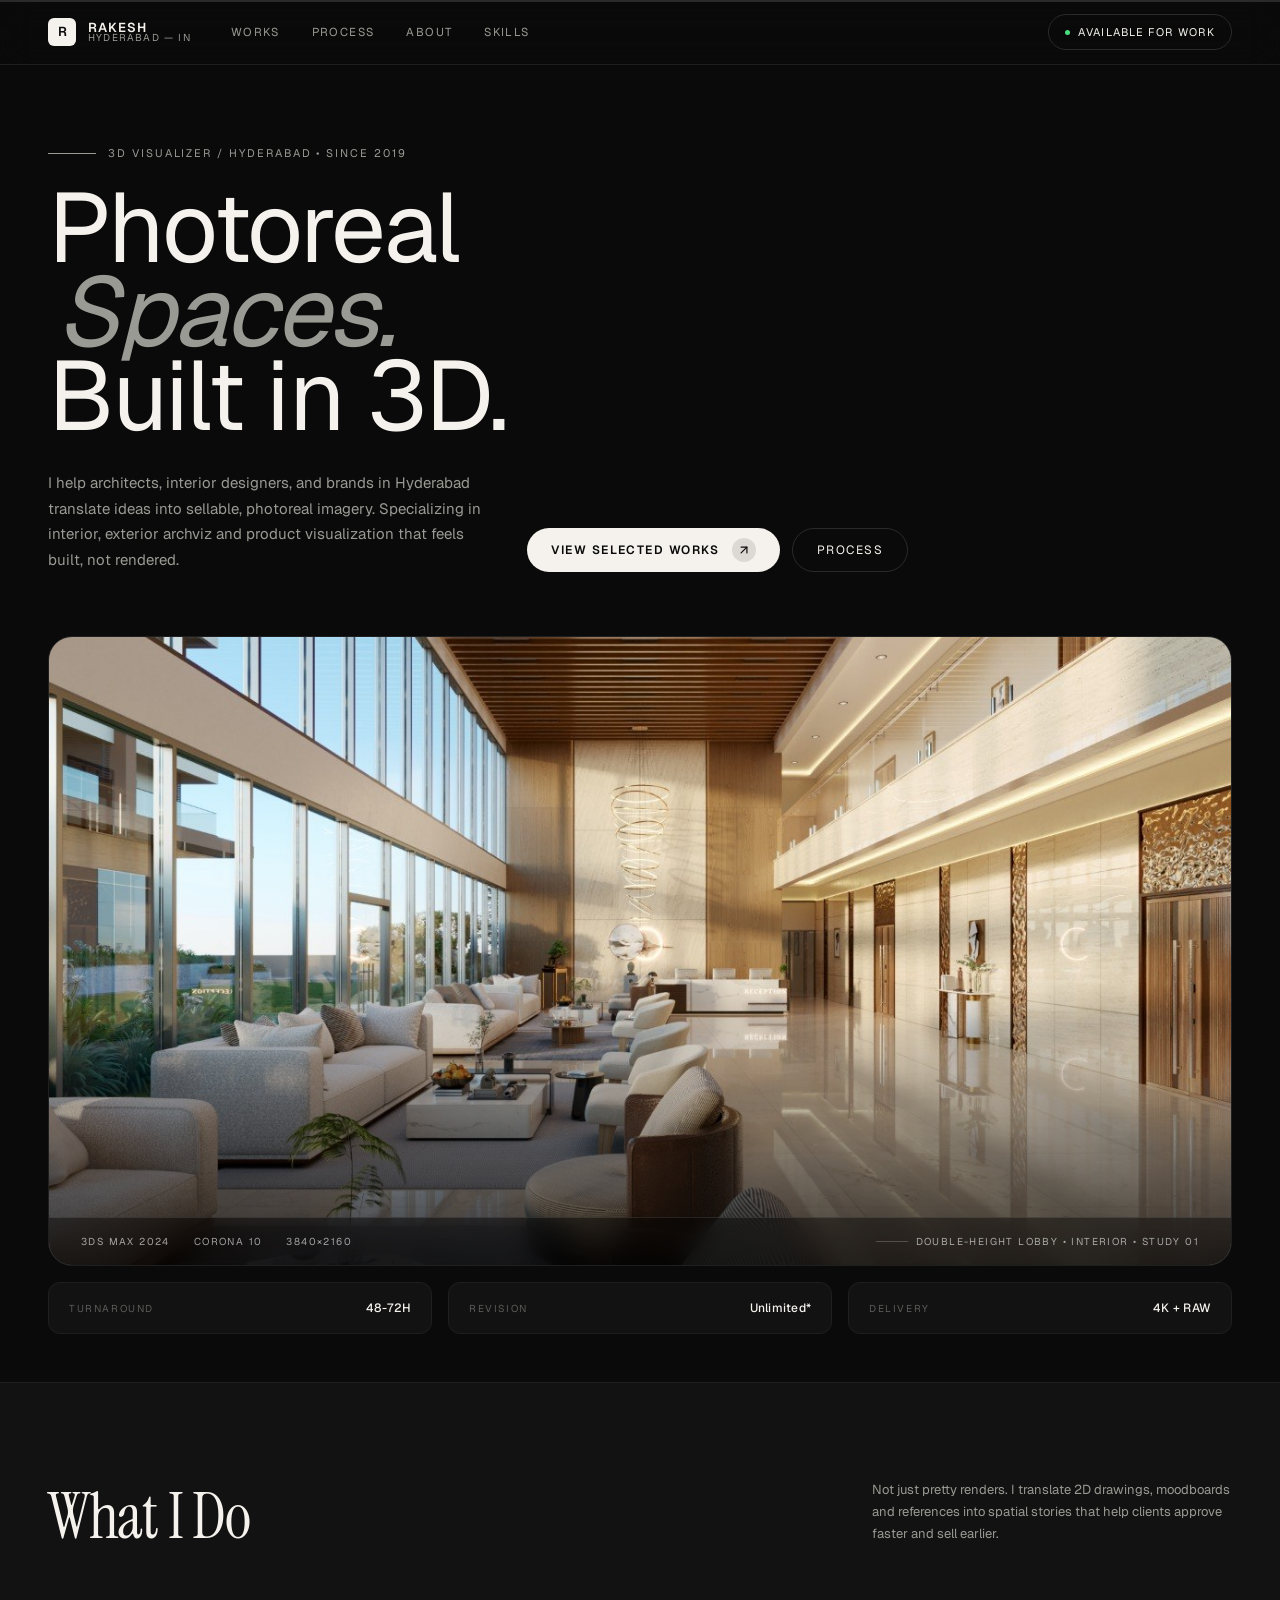
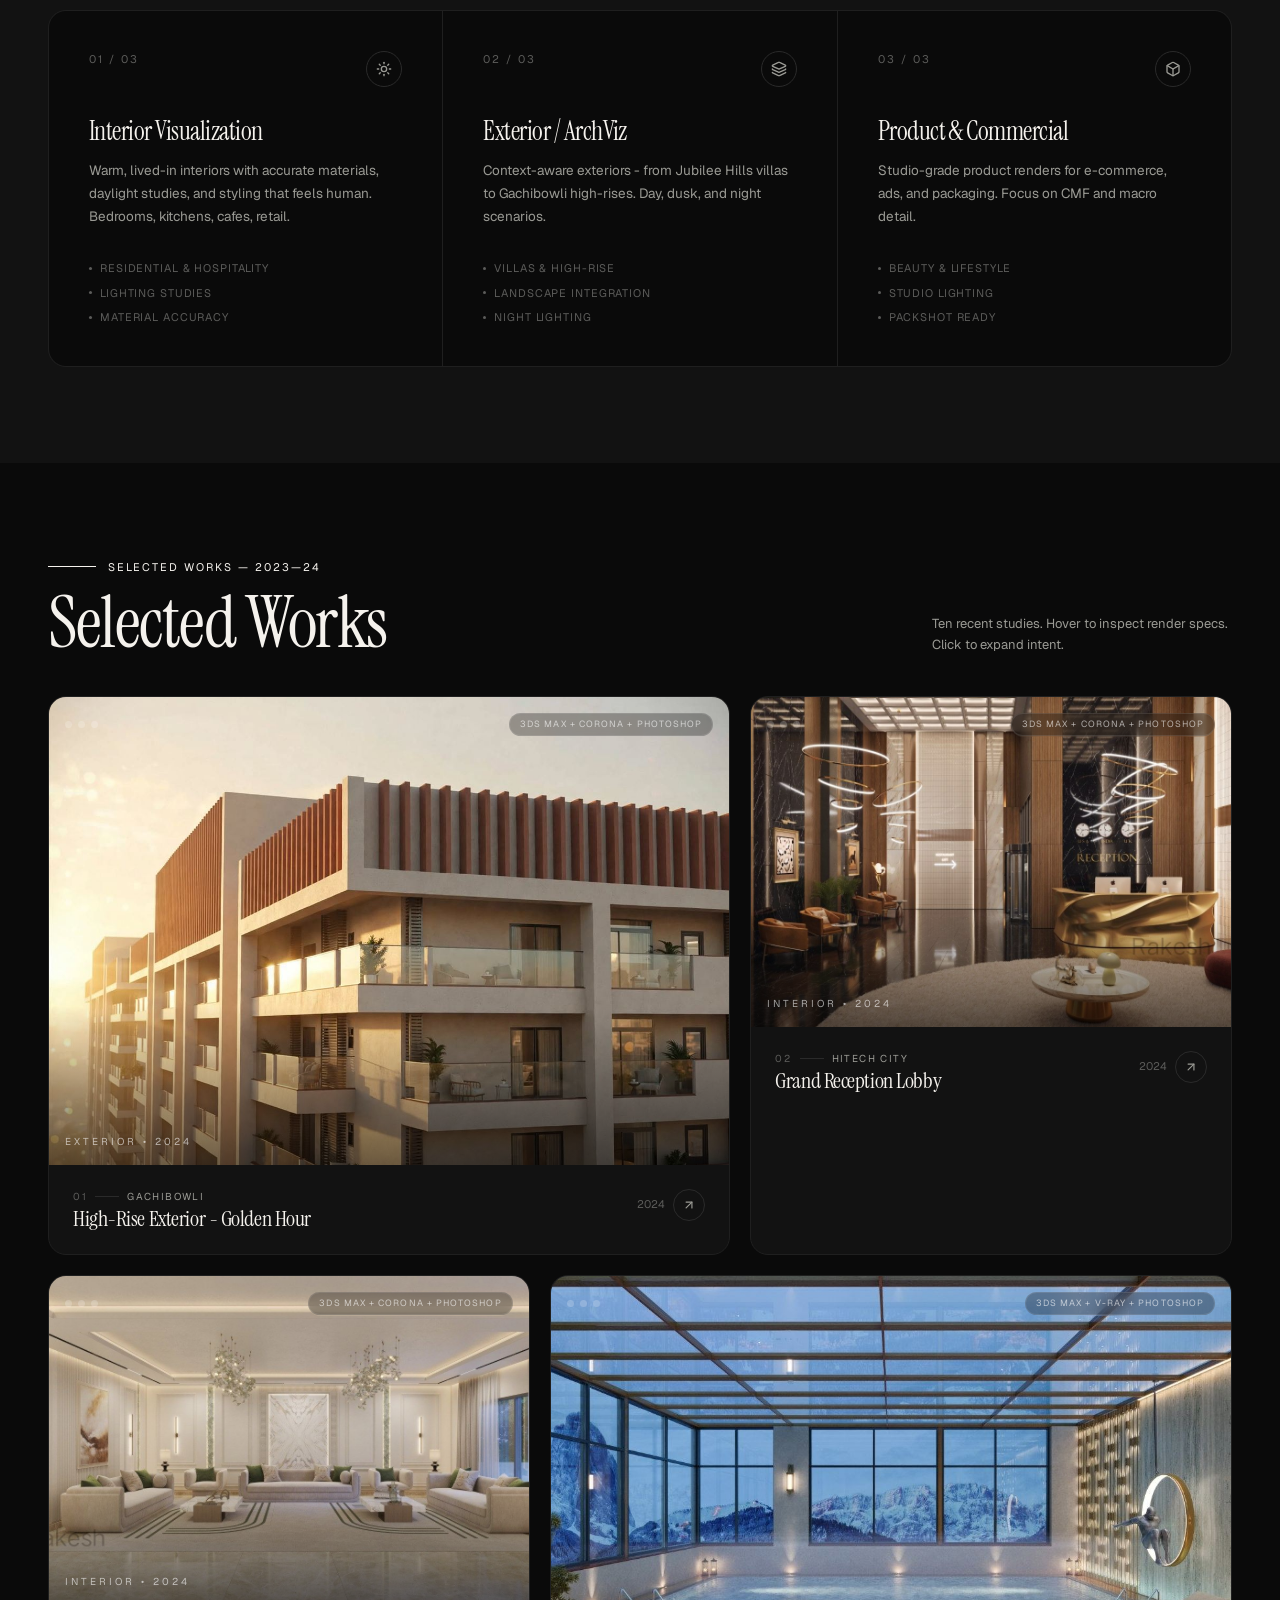
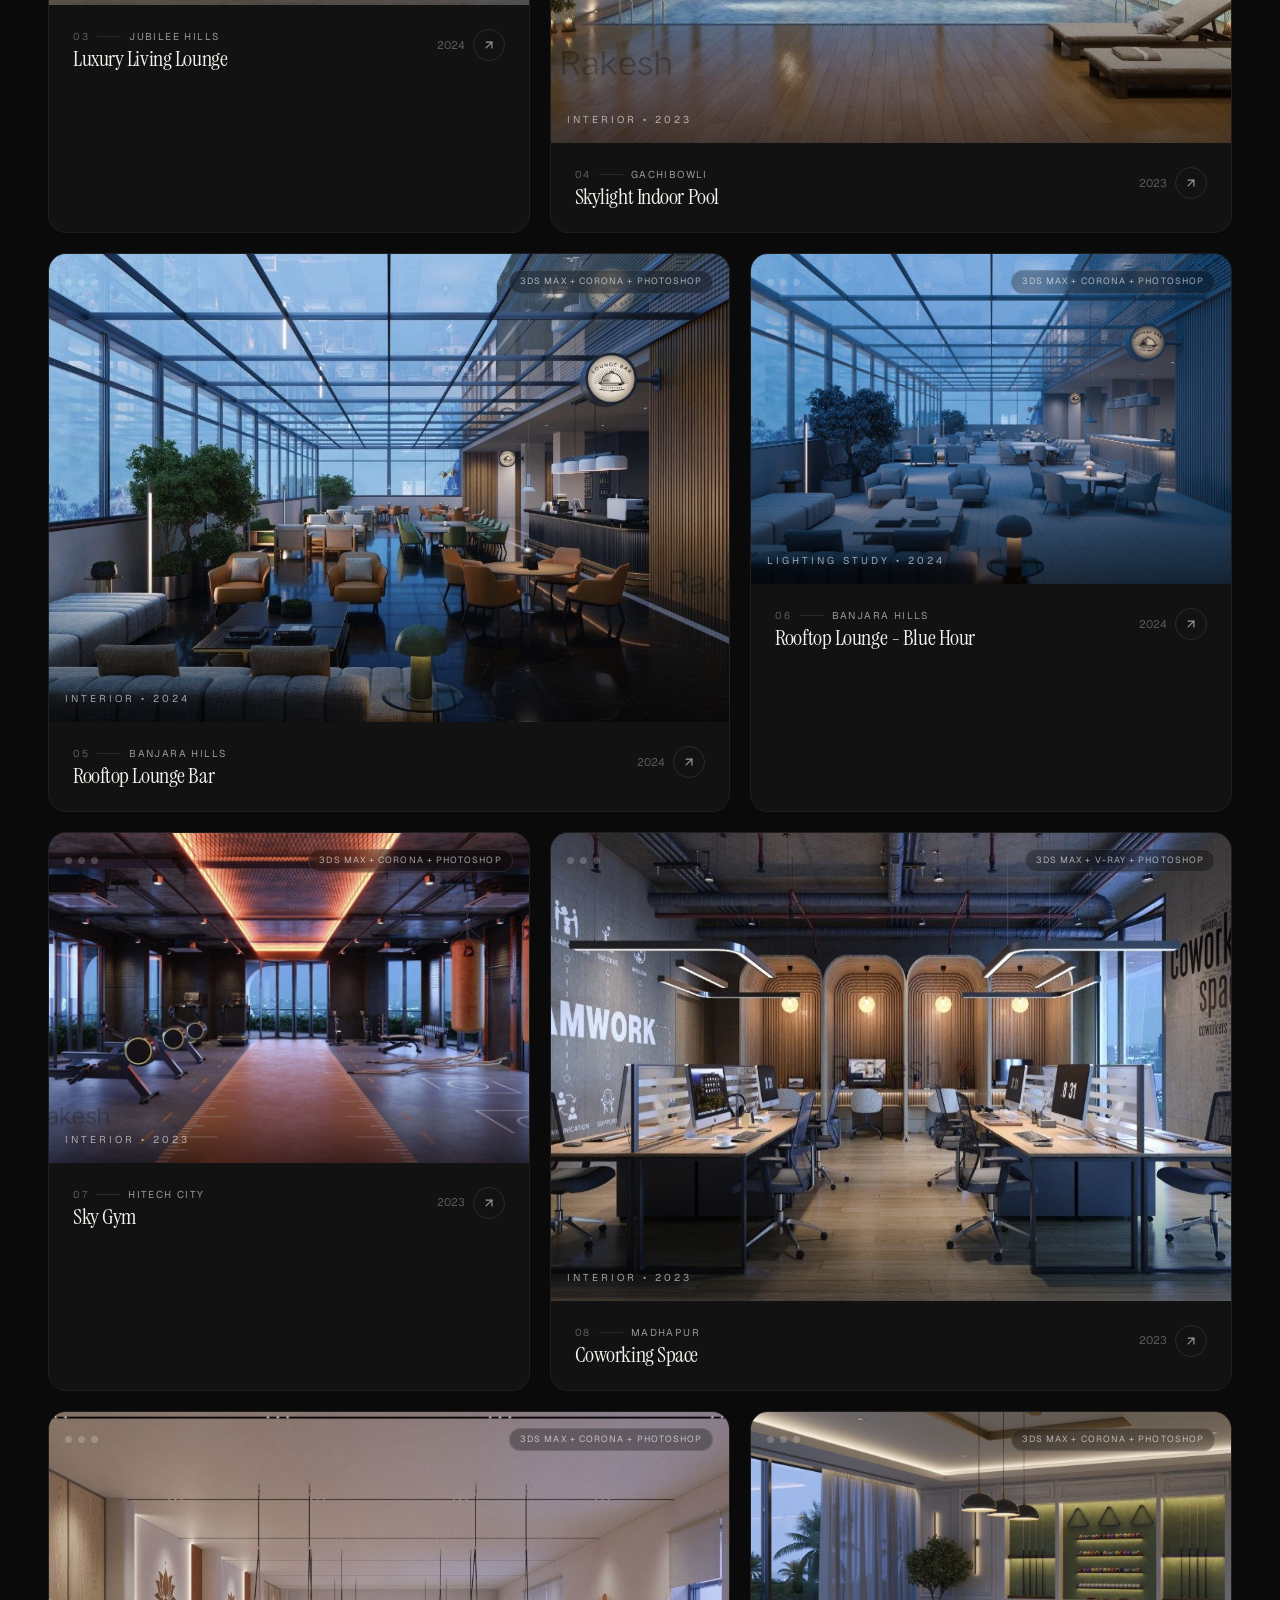
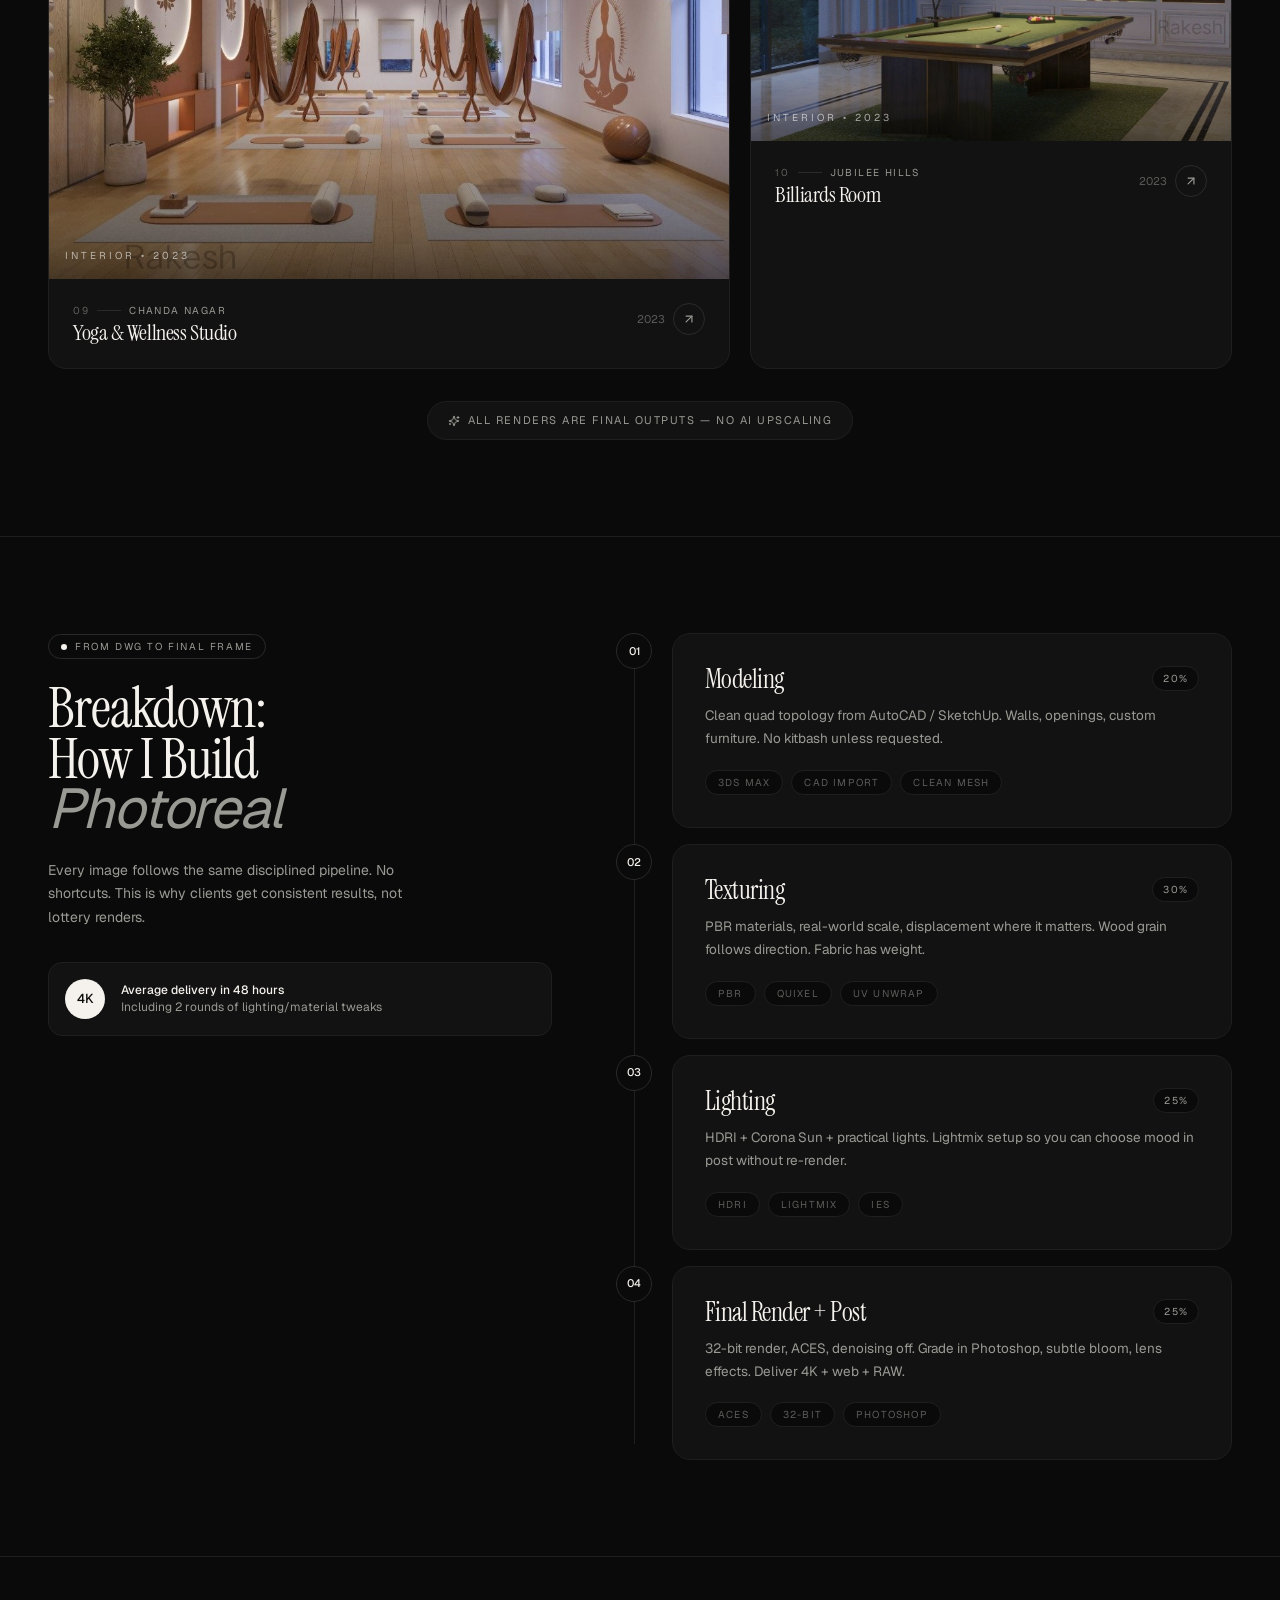
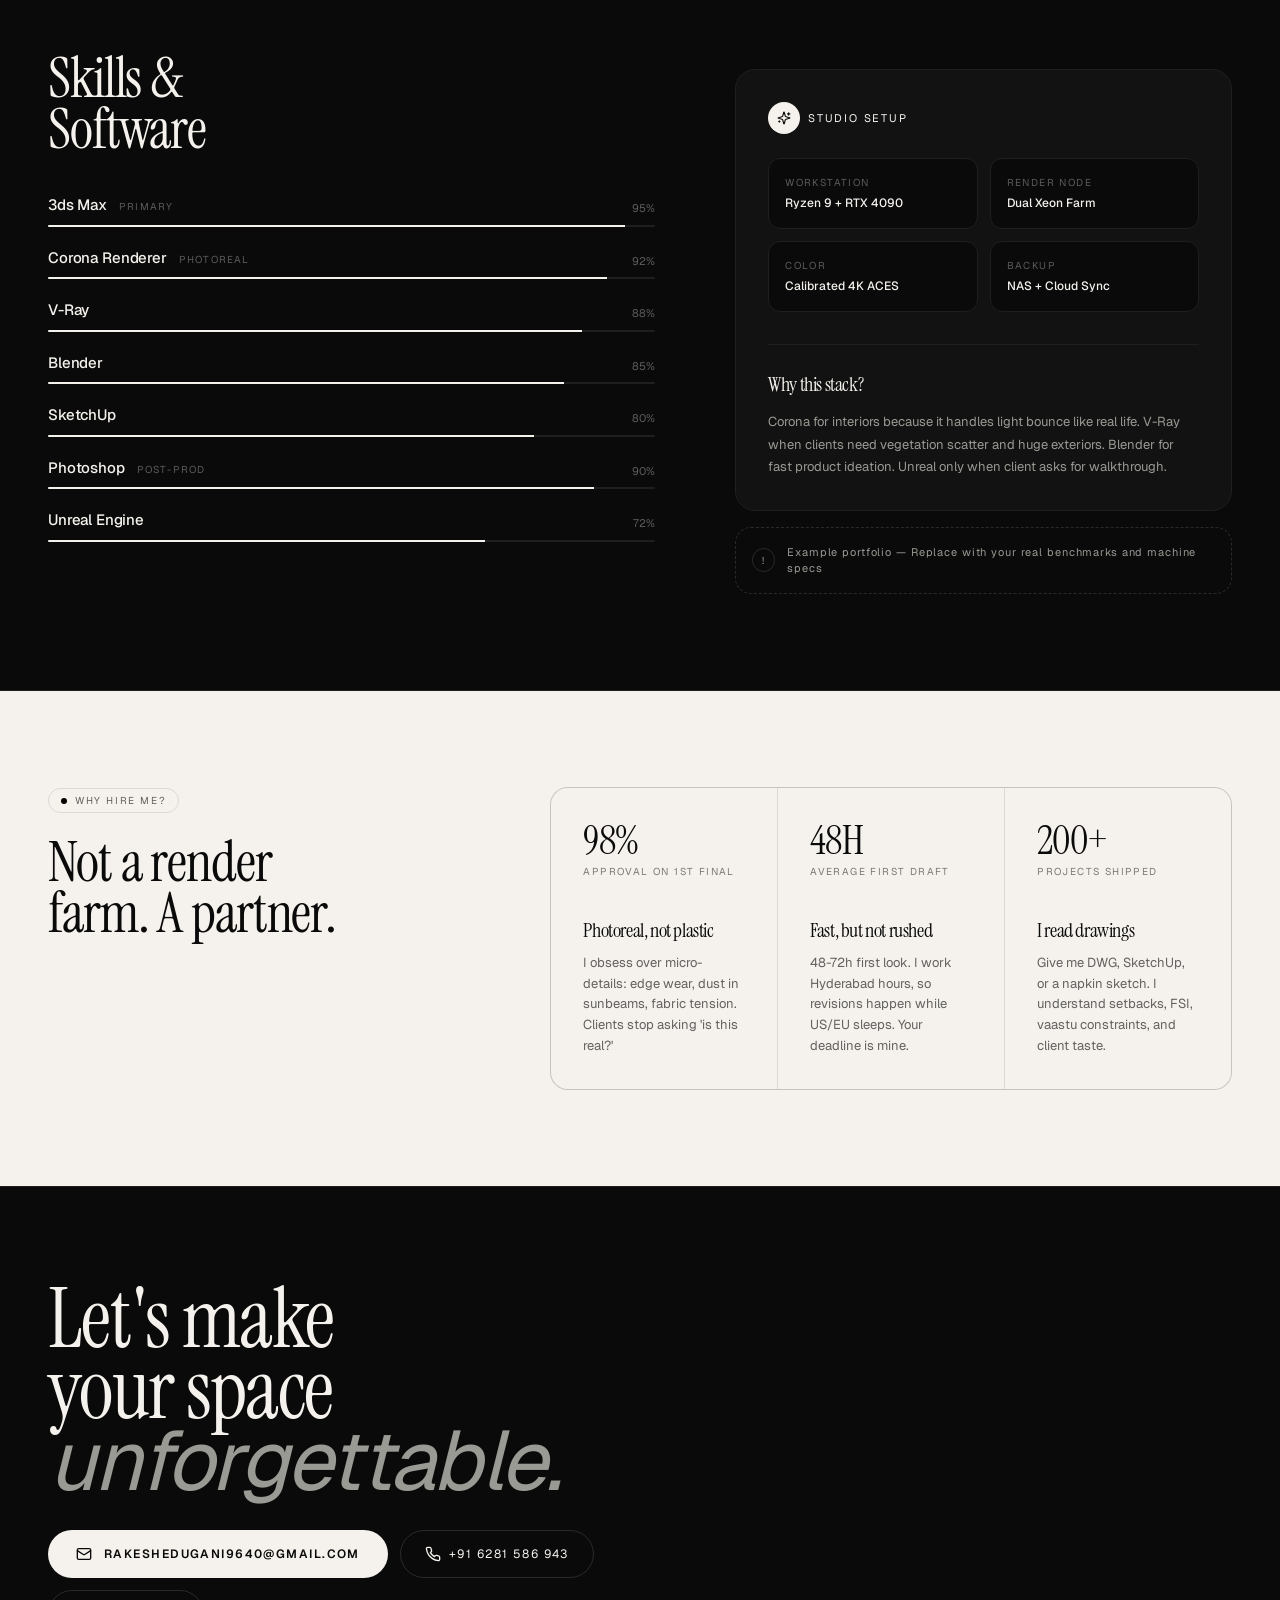
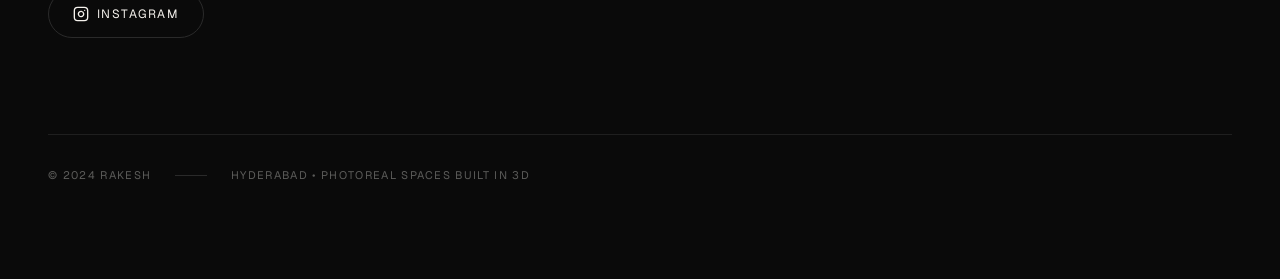
<file: index.html>
<!DOCTYPE html>
<html lang="en">
<head>
  <meta charset="UTF-8">
  <meta name="viewport" content="width=device-width, initial-scale=1">
  <title>Rakesh — Photoreal Spaces Built in 3D</title>
  <meta name="description" content="3D visualizer in Hyderabad specialising in interior, exterior archviz and product visualization.">
  <link rel="stylesheet" href="style.css">
  <link rel="stylesheet" href="custom.css">
</head>
<body>
<div class="min-h-screen bg-[var(--bg)] text-[var(--text)] overflow-clip selection:bg-white selection:text-black">

  <!-- Scroll progress (pure CSS, scroll-driven animation) -->
  <div class="fixed top-0 left-0 right-0 h-[2px] z-[100] origin-left bg-[var(--border)]">
    <div class="scroll-progress h-full bg-[var(--text)]"></div>
  </div>

  <header class="site-header sticky top-0 z-50 border-b border-[var(--border-soft)] bg-[rgba(10,10,10,0.8)] backdrop-blur-[18px]" style="top:var(--safe-area-inset-top)">
    <span id="menu" class="menu-anchor"></span>
    <span id="menu-close" class="menu-anchor"></span>
    <div class="mx-auto max-w-[1440px] px-6 md:px-10 lg:px-12 flex h-[64px] items-center justify-between">
      <div class="flex items-center gap-10">
        <a href="#" class="group flex items-center gap-3">
          <div class="h-[28px] w-[28px] rounded-[6px] bg-[var(--text)] text-[var(--bg)] grid place-items-center font-semibold text-[13px] tracking-[-0.02em]">R</div>
          <div class="leading-[0.9]">
            <div class="text-[13px] font-[600] tracking-[0.08em] uppercase">Rakesh</div>
            <div class="text-[10px] tracking-[0.12em] uppercase text-[var(--text-muted)]">Hyderabad — IN</div>
          </div>
        </a>
        <nav class="hidden md:flex items-center gap-8 text-[11.5px] tracking-[0.12em] uppercase text-[var(--text-muted)]">
          <a href="#works" class="hover:text-[var(--text)] transition-colors">Works</a>
          <a href="#breakdown" class="hover:text-[var(--text)] transition-colors">Process</a>
          <a href="#about" class="hover:text-[var(--text)] transition-colors">About</a>
          <a href="#skills" class="hover:text-[var(--text)] transition-colors">Skills</a>
        </nav>
      </div>
      <div class="flex items-center gap-4">
        <a href="#contact" class="hidden md:inline-flex h-[36px] items-center gap-2 rounded-full border border-[var(--border)] px-4 text-[11px] tracking-[0.12em] uppercase hover:bg-[var(--surface)] transition-colors">
          <span class="h-[5px] w-[5px] rounded-full bg-[#4ade80] animate-pulse"></span>Available for work
        </a>
        <a href="#menu" class="icon-open md:hidden h-9 w-9 grid place-items-center rounded-full border border-[var(--border)]" aria-label="Open menu"><svg xmlns="http://www.w3.org/2000/svg" width="16" height="16" viewBox="0 0 24 24" fill="none" stroke="currentColor" stroke-width="2" stroke-linecap="round" stroke-linejoin="round" class="lucide lucide-menu" aria-hidden="true"><line x1="4" x2="20" y1="12" y2="12"/><line x1="4" x2="20" y1="6" y2="6"/><line x1="4" x2="20" y1="18" y2="18"/></svg></a>
        <a href="#menu-close" class="icon-close md:hidden h-9 w-9 grid place-items-center rounded-full border border-[var(--border)]" aria-label="Close menu"><svg xmlns="http://www.w3.org/2000/svg" width="16" height="16" viewBox="0 0 24 24" fill="none" stroke="currentColor" stroke-width="2" stroke-linecap="round" stroke-linejoin="round" class="lucide lucide-x" aria-hidden="true"><path d="M18 6 6 18"/><path d="m6 6 12 12"/></svg></a>
      </div>
    </div>
    <div class="mobile-menu md:hidden border-t border-[var(--border-soft)] bg-[var(--bg-soft)] px-6 py-6 space-y-6">
      <nav class="grid gap-4 text-[13px] tracking-[0.14em] uppercase">
        <a href="#works" class="py-2 border-b border-[var(--border-soft)]">Works</a>
        <a href="#breakdown" class="py-2 border-b border-[var(--border-soft)]">Process</a>
        <a href="#about" class="py-2 border-b border-[var(--border-soft)]">About</a>
        <a href="#skills" class="py-2">Skills</a>
      </nav>
      <div class="flex gap-3">
        <a href="mailto:rakeshedugani9640@gmail.com" class="flex-1 h-11 grid place-items-center rounded-full bg-[var(--text)] text-[var(--bg)] text-[12px] tracking-[0.1em] uppercase font-medium">Email</a>
        <a href="#contact" class="flex-1 h-11 grid place-items-center rounded-full border border-[var(--border)] text-[12px] tracking-[0.1em] uppercase">Contact</a>
      </div>
    </div>
  </header>

  <!-- Hero -->
  <section class="relative mx-auto max-w-[1440px] px-6 md:px-10 lg:px-12 pt-10 md:pt-16 lg:pt-20 pb-12">
    <div class="flex flex-col lg:flex-row lg:items-end justify-between gap-10">
      <div class="max-w-[860px]">
        <div class="mb-6 flex items-center gap-3">
          <span class="h-px w-12 bg-[var(--text-muted)]"></span>
          <span class="text-[11px] tracking-[0.18em] uppercase text-[var(--text-muted)]">3D Visualizer / Hyderabad • Since 2019</span>
        </div>
        <h1 class="serif text-[14vw] md:text-[9vw] lg:text-[98px] leading-[0.86] tracking-[-0.04em] font-[400]">
          <span class="block">Photoreal</span>
          <span class="block ml-[0.08em] text-[var(--text-muted)] italic font-[400]">Spaces.</span>
          <span class="block">Built in 3D.</span>
        </h1>
        <div class="hero-row mt-8 grid grid-cols-1 md:grid-cols-[1.2fr_0.8fr] gap-8 items-end">
          <p class="max-w-[460px] text-[15px] leading-[1.7] text-[var(--text-muted)]">I help architects, interior designers, and brands in Hyderabad translate ideas into sellable, photoreal imagery. Specializing in interior, exterior archviz and product visualization that feels built, not rendered.</p>
          <div class="hero-actions flex flex-wrap gap-3">
            <a href="#works" class="group inline-flex h-[44px] items-center gap-3 rounded-full bg-[var(--text)] px-6 text-[12px] tracking-[0.12em] uppercase text-[var(--bg)] font-[600] hover:bg-white transition-colors">View Selected Works<span class="grid h-6 w-6 place-items-center rounded-full bg-black/10 group-hover:translate-x-0.5 transition-transform"><svg xmlns="http://www.w3.org/2000/svg" width="14" height="14" viewBox="0 0 24 24" fill="none" stroke="currentColor" stroke-width="2" stroke-linecap="round" stroke-linejoin="round" class="lucide lucide-arrow-up-right" aria-hidden="true"><path d="M7 7h10v10"/><path d="M7 17 17 7"/></svg></span></a>
            <a href="#breakdown" class="inline-flex h-[44px] items-center rounded-full border border-[var(--border)] px-6 text-[12px] tracking-[0.12em] uppercase hover:bg-[var(--surface)] transition-colors">Process</a>
          </div>
        </div>
      </div>
    </div>

    <div class="mt-12 md:mt-16 relative">
      <div class="relative overflow-hidden rounded-[18px] md:rounded-[24px] border border-[var(--border-soft)] bg-[var(--bg-elevated)]">
        <div class="relative aspect-[16/9] md:aspect-[16/8.5] w-full overflow-hidden bg-gradient-to-br from-[#2b2b2b] via-[#1a1a1a] to-[#0e0e0e]">
          <img class="hero-img" src="images/hero-lobby.jpg" alt="Double-height reception lobby with floor-to-ceiling glazing, timber ceiling, lounge seating and polished marble floor" width="1280" height="720" fetchpriority="high" decoding="async">
          <div class="hero-shade"></div>
          <div class="absolute bottom-0 left-0 right-0 flex flex-wrap items-center justify-between gap-3 border-t border-white/10 bg-black/40 px-5 md:px-8 py-4 backdrop-blur-md">
            <div class="flex items-center gap-6 text-[10px] tracking-[0.14em] uppercase text-white/60">
              <span>3DS MAX 2024</span>
              <span class="hidden md:inline">CORONA 10</span>
              <span class="hidden md:inline">3840×2160</span>
            </div>
            <div class="flex items-center gap-2 text-[10px] tracking-[0.14em] uppercase text-white/60">
              <span class="h-px w-8 bg-white/20 hidden md:block"></span>
              <span>DOUBLE-HEIGHT LOBBY • INTERIOR • STUDY 01</span>
            </div>
          </div>
        </div>
      </div>
      <div class="mt-4 grid grid-cols-3 gap-3 md:gap-4">
        <div class="rounded-[12px] border border-[var(--border-soft)] bg-[var(--bg-soft)] px-4 py-3 md:px-5 md:py-4 flex justify-between items-center">
          <span class="text-[10px] tracking-[0.16em] uppercase text-[var(--text-dim)]">Turnaround</span>
          <span class="text-[12px] font-medium tracking-[0.02em]">48-72H</span>
        </div>
        <div class="rounded-[12px] border border-[var(--border-soft)] bg-[var(--bg-soft)] px-4 py-3 md:px-5 md:py-4 flex justify-between items-center">
          <span class="text-[10px] tracking-[0.16em] uppercase text-[var(--text-dim)]">Revision</span>
          <span class="text-[12px] font-medium tracking-[0.02em]">Unlimited*</span>
        </div>
        <div class="rounded-[12px] border border-[var(--border-soft)] bg-[var(--bg-soft)] px-4 py-3 md:px-5 md:py-4 flex justify-between items-center">
          <span class="text-[10px] tracking-[0.16em] uppercase text-[var(--text-dim)]">Delivery</span>
          <span class="text-[12px] font-medium tracking-[0.02em]">4K + RAW</span>
        </div>
      </div>
    </div>
  </section>

  <!-- What I Do -->
  <section id="about" class="border-t border-[var(--border-soft)] bg-[var(--bg-soft)]">
    <div class="mx-auto max-w-[1440px] px-6 md:px-10 lg:px-12 py-16 md:py-24">
      <div class="flex flex-col md:flex-row md:items-end justify-between gap-6 mb-12 md:mb-16">
        <h2 class="serif text-[42px] md:text-[64px] leading-[0.9] tracking-[-0.03em]">What I Do</h2>
        <p class="max-w-[360px] text-[13px] leading-[1.7] text-[var(--text-muted)]">Not just pretty renders. I translate 2D drawings, moodboards and references into spatial stories that help clients approve faster and sell earlier.</p>
      </div>
      <div class="grid grid-cols-1 md:grid-cols-3 gap-px bg-[var(--border-soft)] border border-[var(--border-soft)] rounded-[18px] overflow-hidden">
        <div class="group bg-[var(--bg)] p-7 md:p-8 lg:p-10 hover:bg-[var(--bg-elevated)] transition-colors">
          <div class="flex items-start justify-between mb-8">
            <span class="text-[11px] tracking-[0.18em] text-[var(--text-dim)]">01 / 03</span>
            <div class="h-9 w-9 grid place-items-center rounded-full border border-[var(--border)] text-[var(--text-muted)] group-hover:text-[var(--text)] group-hover:border-[var(--text)] transition-colors"><svg xmlns="http://www.w3.org/2000/svg" width="16" height="16" viewBox="0 0 24 24" fill="none" stroke="currentColor" stroke-width="2" stroke-linecap="round" stroke-linejoin="round" class="lucide lucide-sun" aria-hidden="true"><circle cx="12" cy="12" r="4"/><path d="M12 2v2"/><path d="M12 20v2"/><path d="m4.93 4.93 1.41 1.41"/><path d="m17.66 17.66 1.41 1.41"/><path d="M2 12h2"/><path d="M20 12h2"/><path d="m6.34 17.66-1.41 1.41"/><path d="m19.07 4.93-1.41 1.41"/></svg></div>
          </div>
          <h3 class="serif text-[26px] leading-[0.95] mb-4">Interior Visualization</h3>
          <p class="text-[13.5px] leading-[1.7] text-[var(--text-muted)] mb-8">Warm, lived-in interiors with accurate materials, daylight studies, and styling that feels human. Bedrooms, kitchens, cafes, retail.</p>
          <div class="space-y-2">
            <div class="flex items-center gap-2 text-[11px] tracking-[0.08em] uppercase text-[var(--text-dim)]"><span class="h-[3px] w-[3px] rounded-full bg-[var(--text-dim)]"></span>Residential &amp; Hospitality</div>
            <div class="flex items-center gap-2 text-[11px] tracking-[0.08em] uppercase text-[var(--text-dim)]"><span class="h-[3px] w-[3px] rounded-full bg-[var(--text-dim)]"></span>Lighting Studies</div>
            <div class="flex items-center gap-2 text-[11px] tracking-[0.08em] uppercase text-[var(--text-dim)]"><span class="h-[3px] w-[3px] rounded-full bg-[var(--text-dim)]"></span>Material Accuracy</div>
          </div>
        </div>
        <div class="group bg-[var(--bg)] p-7 md:p-8 lg:p-10 hover:bg-[var(--bg-elevated)] transition-colors">
          <div class="flex items-start justify-between mb-8">
            <span class="text-[11px] tracking-[0.18em] text-[var(--text-dim)]">02 / 03</span>
            <div class="h-9 w-9 grid place-items-center rounded-full border border-[var(--border)] text-[var(--text-muted)] group-hover:text-[var(--text)] group-hover:border-[var(--text)] transition-colors"><svg xmlns="http://www.w3.org/2000/svg" width="16" height="16" viewBox="0 0 24 24" fill="none" stroke="currentColor" stroke-width="2" stroke-linecap="round" stroke-linejoin="round" class="lucide lucide-layers" aria-hidden="true"><path d="M12.83 2.18a2 2 0 0 0-1.66 0L2.6 6.08a1 1 0 0 0 0 1.83l8.58 3.91a2 2 0 0 0 1.66 0l8.58-3.9a1 1 0 0 0 0-1.83z"/><path d="M2 12a1 1 0 0 0 .58.91l8.6 3.91a2 2 0 0 0 1.65 0l8.58-3.9A1 1 0 0 0 22 12"/><path d="M2 17a1 1 0 0 0 .58.91l8.6 3.91a2 2 0 0 0 1.65 0l8.58-3.9A1 1 0 0 0 22 17"/></svg></div>
          </div>
          <h3 class="serif text-[26px] leading-[0.95] mb-4">Exterior / ArchViz</h3>
          <p class="text-[13.5px] leading-[1.7] text-[var(--text-muted)] mb-8">Context-aware exteriors - from Jubilee Hills villas to Gachibowli high-rises. Day, dusk, and night scenarios.</p>
          <div class="space-y-2">
            <div class="flex items-center gap-2 text-[11px] tracking-[0.08em] uppercase text-[var(--text-dim)]"><span class="h-[3px] w-[3px] rounded-full bg-[var(--text-dim)]"></span>Villas &amp; High-Rise</div>
            <div class="flex items-center gap-2 text-[11px] tracking-[0.08em] uppercase text-[var(--text-dim)]"><span class="h-[3px] w-[3px] rounded-full bg-[var(--text-dim)]"></span>Landscape Integration</div>
            <div class="flex items-center gap-2 text-[11px] tracking-[0.08em] uppercase text-[var(--text-dim)]"><span class="h-[3px] w-[3px] rounded-full bg-[var(--text-dim)]"></span>Night Lighting</div>
          </div>
        </div>
        <div class="group bg-[var(--bg)] p-7 md:p-8 lg:p-10 hover:bg-[var(--bg-elevated)] transition-colors">
          <div class="flex items-start justify-between mb-8">
            <span class="text-[11px] tracking-[0.18em] text-[var(--text-dim)]">03 / 03</span>
            <div class="h-9 w-9 grid place-items-center rounded-full border border-[var(--border)] text-[var(--text-muted)] group-hover:text-[var(--text)] group-hover:border-[var(--text)] transition-colors"><svg xmlns="http://www.w3.org/2000/svg" width="16" height="16" viewBox="0 0 24 24" fill="none" stroke="currentColor" stroke-width="2" stroke-linecap="round" stroke-linejoin="round" class="lucide lucide-box" aria-hidden="true"><path d="M21 8a2 2 0 0 0-1-1.73l-7-4a2 2 0 0 0-2 0l-7 4A2 2 0 0 0 3 8v8a2 2 0 0 0 1 1.73l7 4a2 2 0 0 0 2 0l7-4A2 2 0 0 0 21 16Z"/><path d="m3.3 7 8.7 5 8.7-5"/><path d="M12 22V12"/></svg></div>
          </div>
          <h3 class="serif text-[26px] leading-[0.95] mb-4">Product &amp; Commercial</h3>
          <p class="text-[13.5px] leading-[1.7] text-[var(--text-muted)] mb-8">Studio-grade product renders for e-commerce, ads, and packaging. Focus on CMF and macro detail.</p>
          <div class="space-y-2">
            <div class="flex items-center gap-2 text-[11px] tracking-[0.08em] uppercase text-[var(--text-dim)]"><span class="h-[3px] w-[3px] rounded-full bg-[var(--text-dim)]"></span>Beauty &amp; Lifestyle</div>
            <div class="flex items-center gap-2 text-[11px] tracking-[0.08em] uppercase text-[var(--text-dim)]"><span class="h-[3px] w-[3px] rounded-full bg-[var(--text-dim)]"></span>Studio Lighting</div>
            <div class="flex items-center gap-2 text-[11px] tracking-[0.08em] uppercase text-[var(--text-dim)]"><span class="h-[3px] w-[3px] rounded-full bg-[var(--text-dim)]"></span>Packshot Ready</div>
          </div>
        </div>
      </div>
    </div>
  </section>

  <!-- Selected Works -->
  <section id="works" class="mx-auto max-w-[1440px] px-6 md:px-10 lg:px-12 py-16 md:py-24">
    <div class="flex flex-col md:flex-row md:items-end justify-between gap-6 mb-10">
      <div>
        <div class="flex items-center gap-3 mb-4">
          <span class="h-px w-12 bg-[var(--text)]"></span>
          <span class="text-[11px] tracking-[0.18em] uppercase">Selected Works — 2023—24</span>
        </div>
        <h2 class="serif text-[42px] md:text-[72px] leading-[0.9] tracking-[-0.03em]">Selected Works</h2>
      </div>
      <div class="text-[13px] leading-[1.6] text-[var(--text-muted)] max-w-[300px]">Ten recent studies. Hover to inspect render specs. Click to expand intent.</div>
    </div>
    <div class="grid grid-cols-1 md:grid-cols-12 gap-4 md:gap-5 auto-rows-[auto]">

      <div class="md:col-span-7 work-card group relative rounded-[18px] border border-[var(--border-soft)] overflow-hidden bg-[var(--bg-soft)] cursor-pointer transition-all duration-300" tabindex="0">
        <div class="relative aspect-[4/3] md:aspect-[16/11] overflow-hidden bg-gradient-to-br from-[#3b2f24] via-[#231d16] to-[#12100e]">
          <img class="work-img" src="images/high-rise-golden-hour.jpg" alt="High-rise apartment tower with terracotta fins and glass balconies at golden hour" style="object-position:50% 35%" width="1280" height="720" decoding="async">
          <div class="work-shade"></div>
          <div class="absolute bottom-0 left-0 p-4 text-[10px] tracking-[0.3em] uppercase text-white/60">Exterior • 2024</div>
          <div class="absolute top-0 left-0 right-0 flex items-center justify-between p-4">
            <div class="flex gap-1.5">
              <span class="h-[7px] w-[7px] rounded-full bg-white/20"></span>
              <span class="h-[7px] w-[7px] rounded-full bg-white/20"></span>
              <span class="h-[7px] w-[7px] rounded-full bg-white/20"></span>
            </div>
            <div class="rounded-full bg-black/30 border border-white/10 px-2.5 py-1 text-[9px] tracking-[0.12em] uppercase text-white/60 backdrop-blur">3ds Max + Corona + Photoshop</div>
          </div>
          <div class="absolute inset-0 bg-black/0 group-hover:bg-black/10 transition-colors duration-500"></div>
        </div>
        <div class="flex items-start justify-between gap-4 p-5 md:p-6">
          <div>
            <div class="flex items-center gap-2 mb-1">
              <span class="text-[10px] tracking-[0.16em] uppercase text-[var(--text-dim)]">01</span>
              <span class="h-px w-6 bg-[var(--border)]"></span>
              <span class="text-[10px] tracking-[0.14em] uppercase text-[var(--text-muted)]">Gachibowli</span>
            </div>
            <h3 class="serif text-[20px] md:text-[22px] leading-[1] group-hover:tracking-[-0.01em] transition-all">High-Rise Exterior - Golden Hour</h3>
          </div>
          <div class="flex items-center gap-2">
            <span class="text-[11px] text-[var(--text-dim)]">2024</span>
            <div class="work-arrow h-8 w-8 grid place-items-center rounded-full border transition-colors border-[var(--border)] text-[var(--text-muted)] group-hover:border-[var(--text)] group-hover:text-[var(--text)]"><svg xmlns="http://www.w3.org/2000/svg" width="14" height="14" viewBox="0 0 24 24" fill="none" stroke="currentColor" stroke-width="2" stroke-linecap="round" stroke-linejoin="round" class="lucide lucide-arrow-up-right" aria-hidden="true"><path d="M7 7h10v10"/><path d="M7 17 17 7"/></svg></div>
          </div>
        </div>
        <div class="work-detail grid transition-all duration-500 overflow-hidden grid-rows-[0fr] opacity-0">
          <div class="overflow-hidden">
            <div class="border-t border-[var(--border-soft)] bg-[var(--bg-elevated)] px-5 md:px-6 py-4 flex flex-wrap gap-2">
              <span class="rounded-full border border-[var(--border)] px-3 py-1 text-[10px] tracking-[0.12em] uppercase text-[var(--text-muted)]">3ds Max</span>
              <span class="rounded-full border border-[var(--border)] px-3 py-1 text-[10px] tracking-[0.12em] uppercase text-[var(--text-muted)]">Corona</span>
              <span class="rounded-full border border-[var(--border)] px-3 py-1 text-[10px] tracking-[0.12em] uppercase text-[var(--text-muted)]">Photoshop</span>
              <span class="ml-auto text-[10px] tracking-[0.12em] uppercase text-[var(--text-dim)]">4K • ACES • 2500 SAMPLES</span>
            </div>
          </div>
        </div>
      </div>

      <div class="md:col-span-5 work-card group relative rounded-[18px] border border-[var(--border-soft)] overflow-hidden bg-[var(--bg-soft)] cursor-pointer transition-all duration-300" tabindex="0">
        <div class="relative aspect-[4/3] md:aspect-[16/11] overflow-hidden bg-gradient-to-br from-[#3a3330] via-[#24211f] to-[#131111]">
          <img class="work-img" src="images/reception-lobby.jpg" alt="Hotel-style reception lobby with a gold sculpted desk and ring chandeliers" style="object-position:50% 50%" width="1280" height="720" decoding="async">
          <div class="work-shade"></div>
          <div class="absolute bottom-0 left-0 p-4 text-[10px] tracking-[0.3em] uppercase text-white/60">Interior • 2024</div>
          <div class="absolute top-0 left-0 right-0 flex items-center justify-between p-4">
            <div class="flex gap-1.5">
              <span class="h-[7px] w-[7px] rounded-full bg-white/20"></span>
              <span class="h-[7px] w-[7px] rounded-full bg-white/20"></span>
              <span class="h-[7px] w-[7px] rounded-full bg-white/20"></span>
            </div>
            <div class="rounded-full bg-black/30 border border-white/10 px-2.5 py-1 text-[9px] tracking-[0.12em] uppercase text-white/60 backdrop-blur">3ds Max + Corona + Photoshop</div>
          </div>
          <div class="absolute inset-0 bg-black/0 group-hover:bg-black/10 transition-colors duration-500"></div>
        </div>
        <div class="flex items-start justify-between gap-4 p-5 md:p-6">
          <div>
            <div class="flex items-center gap-2 mb-1">
              <span class="text-[10px] tracking-[0.16em] uppercase text-[var(--text-dim)]">02</span>
              <span class="h-px w-6 bg-[var(--border)]"></span>
              <span class="text-[10px] tracking-[0.14em] uppercase text-[var(--text-muted)]">Hitech City</span>
            </div>
            <h3 class="serif text-[20px] md:text-[22px] leading-[1] group-hover:tracking-[-0.01em] transition-all">Grand Reception Lobby</h3>
          </div>
          <div class="flex items-center gap-2">
            <span class="text-[11px] text-[var(--text-dim)]">2024</span>
            <div class="work-arrow h-8 w-8 grid place-items-center rounded-full border transition-colors border-[var(--border)] text-[var(--text-muted)] group-hover:border-[var(--text)] group-hover:text-[var(--text)]"><svg xmlns="http://www.w3.org/2000/svg" width="14" height="14" viewBox="0 0 24 24" fill="none" stroke="currentColor" stroke-width="2" stroke-linecap="round" stroke-linejoin="round" class="lucide lucide-arrow-up-right" aria-hidden="true"><path d="M7 7h10v10"/><path d="M7 17 17 7"/></svg></div>
          </div>
        </div>
        <div class="work-detail grid transition-all duration-500 overflow-hidden grid-rows-[0fr] opacity-0">
          <div class="overflow-hidden">
            <div class="border-t border-[var(--border-soft)] bg-[var(--bg-elevated)] px-5 md:px-6 py-4 flex flex-wrap gap-2">
              <span class="rounded-full border border-[var(--border)] px-3 py-1 text-[10px] tracking-[0.12em] uppercase text-[var(--text-muted)]">3ds Max</span>
              <span class="rounded-full border border-[var(--border)] px-3 py-1 text-[10px] tracking-[0.12em] uppercase text-[var(--text-muted)]">Corona</span>
              <span class="rounded-full border border-[var(--border)] px-3 py-1 text-[10px] tracking-[0.12em] uppercase text-[var(--text-muted)]">Photoshop</span>
              <span class="ml-auto text-[10px] tracking-[0.12em] uppercase text-[var(--text-dim)]">4K • ACES • 2500 SAMPLES</span>
            </div>
          </div>
        </div>
      </div>

      <div class="md:col-span-5 work-card group relative rounded-[18px] border border-[var(--border-soft)] overflow-hidden bg-[var(--bg-soft)] cursor-pointer transition-all duration-300" tabindex="0">
        <div class="relative aspect-[4/3] md:aspect-[16/11] overflow-hidden bg-gradient-to-br from-[#3a3330] via-[#24211f] to-[#131111]">
          <img class="work-img" src="images/luxury-living-lounge.jpg" alt="Large cream living room with marble feature wall, twin chandeliers and sofas" style="object-position:50% 50%" width="1280" height="720" decoding="async">
          <div class="work-shade"></div>
          <div class="absolute bottom-0 left-0 p-4 text-[10px] tracking-[0.3em] uppercase text-white/60">Interior • 2024</div>
          <div class="absolute top-0 left-0 right-0 flex items-center justify-between p-4">
            <div class="flex gap-1.5">
              <span class="h-[7px] w-[7px] rounded-full bg-white/20"></span>
              <span class="h-[7px] w-[7px] rounded-full bg-white/20"></span>
              <span class="h-[7px] w-[7px] rounded-full bg-white/20"></span>
            </div>
            <div class="rounded-full bg-black/30 border border-white/10 px-2.5 py-1 text-[9px] tracking-[0.12em] uppercase text-white/60 backdrop-blur">3ds Max + Corona + Photoshop</div>
          </div>
          <div class="absolute inset-0 bg-black/0 group-hover:bg-black/10 transition-colors duration-500"></div>
        </div>
        <div class="flex items-start justify-between gap-4 p-5 md:p-6">
          <div>
            <div class="flex items-center gap-2 mb-1">
              <span class="text-[10px] tracking-[0.16em] uppercase text-[var(--text-dim)]">03</span>
              <span class="h-px w-6 bg-[var(--border)]"></span>
              <span class="text-[10px] tracking-[0.14em] uppercase text-[var(--text-muted)]">Jubilee Hills</span>
            </div>
            <h3 class="serif text-[20px] md:text-[22px] leading-[1] group-hover:tracking-[-0.01em] transition-all">Luxury Living Lounge</h3>
          </div>
          <div class="flex items-center gap-2">
            <span class="text-[11px] text-[var(--text-dim)]">2024</span>
            <div class="work-arrow h-8 w-8 grid place-items-center rounded-full border transition-colors border-[var(--border)] text-[var(--text-muted)] group-hover:border-[var(--text)] group-hover:text-[var(--text)]"><svg xmlns="http://www.w3.org/2000/svg" width="14" height="14" viewBox="0 0 24 24" fill="none" stroke="currentColor" stroke-width="2" stroke-linecap="round" stroke-linejoin="round" class="lucide lucide-arrow-up-right" aria-hidden="true"><path d="M7 7h10v10"/><path d="M7 17 17 7"/></svg></div>
          </div>
        </div>
        <div class="work-detail grid transition-all duration-500 overflow-hidden grid-rows-[0fr] opacity-0">
          <div class="overflow-hidden">
            <div class="border-t border-[var(--border-soft)] bg-[var(--bg-elevated)] px-5 md:px-6 py-4 flex flex-wrap gap-2">
              <span class="rounded-full border border-[var(--border)] px-3 py-1 text-[10px] tracking-[0.12em] uppercase text-[var(--text-muted)]">3ds Max</span>
              <span class="rounded-full border border-[var(--border)] px-3 py-1 text-[10px] tracking-[0.12em] uppercase text-[var(--text-muted)]">Corona</span>
              <span class="rounded-full border border-[var(--border)] px-3 py-1 text-[10px] tracking-[0.12em] uppercase text-[var(--text-muted)]">Photoshop</span>
              <span class="ml-auto text-[10px] tracking-[0.12em] uppercase text-[var(--text-dim)]">4K • ACES • 2500 SAMPLES</span>
            </div>
          </div>
        </div>
      </div>

      <div class="md:col-span-7 work-card group relative rounded-[18px] border border-[var(--border-soft)] overflow-hidden bg-[var(--bg-soft)] cursor-pointer transition-all duration-300" tabindex="0">
        <div class="relative aspect-[4/3] md:aspect-[16/11] overflow-hidden bg-gradient-to-br from-[#1a1f2e] via-[#12151e] to-[#0a0c12]">
          <img class="work-img" src="images/skylight-indoor-pool.jpg" alt="Indoor pool under a glass roof with mountain views and timber decking" style="object-position:50% 50%" width="1280" height="720" decoding="async">
          <div class="work-shade"></div>
          <div class="absolute bottom-0 left-0 p-4 text-[10px] tracking-[0.3em] uppercase text-white/60">Interior • 2023</div>
          <div class="absolute top-0 left-0 right-0 flex items-center justify-between p-4">
            <div class="flex gap-1.5">
              <span class="h-[7px] w-[7px] rounded-full bg-white/20"></span>
              <span class="h-[7px] w-[7px] rounded-full bg-white/20"></span>
              <span class="h-[7px] w-[7px] rounded-full bg-white/20"></span>
            </div>
            <div class="rounded-full bg-black/30 border border-white/10 px-2.5 py-1 text-[9px] tracking-[0.12em] uppercase text-white/60 backdrop-blur">3ds Max + V-Ray + Photoshop</div>
          </div>
          <div class="absolute inset-0 bg-black/0 group-hover:bg-black/10 transition-colors duration-500"></div>
        </div>
        <div class="flex items-start justify-between gap-4 p-5 md:p-6">
          <div>
            <div class="flex items-center gap-2 mb-1">
              <span class="text-[10px] tracking-[0.16em] uppercase text-[var(--text-dim)]">04</span>
              <span class="h-px w-6 bg-[var(--border)]"></span>
              <span class="text-[10px] tracking-[0.14em] uppercase text-[var(--text-muted)]">Gachibowli</span>
            </div>
            <h3 class="serif text-[20px] md:text-[22px] leading-[1] group-hover:tracking-[-0.01em] transition-all">Skylight Indoor Pool</h3>
          </div>
          <div class="flex items-center gap-2">
            <span class="text-[11px] text-[var(--text-dim)]">2023</span>
            <div class="work-arrow h-8 w-8 grid place-items-center rounded-full border transition-colors border-[var(--border)] text-[var(--text-muted)] group-hover:border-[var(--text)] group-hover:text-[var(--text)]"><svg xmlns="http://www.w3.org/2000/svg" width="14" height="14" viewBox="0 0 24 24" fill="none" stroke="currentColor" stroke-width="2" stroke-linecap="round" stroke-linejoin="round" class="lucide lucide-arrow-up-right" aria-hidden="true"><path d="M7 7h10v10"/><path d="M7 17 17 7"/></svg></div>
          </div>
        </div>
        <div class="work-detail grid transition-all duration-500 overflow-hidden grid-rows-[0fr] opacity-0">
          <div class="overflow-hidden">
            <div class="border-t border-[var(--border-soft)] bg-[var(--bg-elevated)] px-5 md:px-6 py-4 flex flex-wrap gap-2">
              <span class="rounded-full border border-[var(--border)] px-3 py-1 text-[10px] tracking-[0.12em] uppercase text-[var(--text-muted)]">3ds Max</span>
              <span class="rounded-full border border-[var(--border)] px-3 py-1 text-[10px] tracking-[0.12em] uppercase text-[var(--text-muted)]">V-Ray</span>
              <span class="rounded-full border border-[var(--border)] px-3 py-1 text-[10px] tracking-[0.12em] uppercase text-[var(--text-muted)]">Photoshop</span>
              <span class="ml-auto text-[10px] tracking-[0.12em] uppercase text-[var(--text-dim)]">4K • ACES • 2500 SAMPLES</span>
            </div>
          </div>
        </div>
      </div>

      <div class="md:col-span-7 work-card group relative rounded-[18px] border border-[var(--border-soft)] overflow-hidden bg-[var(--bg-soft)] cursor-pointer transition-all duration-300" tabindex="0">
        <div class="relative aspect-[4/3] md:aspect-[16/11] overflow-hidden bg-gradient-to-br from-[#1a1f2e] via-[#12151e] to-[#0a0c12]">
          <img class="work-img" src="images/rooftop-lounge-bar.jpg" alt="Glass-roofed rooftop lounge and bar at dusk with lounge seating" style="object-position:50% 50%" width="1280" height="720" decoding="async">
          <div class="work-shade"></div>
          <div class="absolute bottom-0 left-0 p-4 text-[10px] tracking-[0.3em] uppercase text-white/60">Interior • 2024</div>
          <div class="absolute top-0 left-0 right-0 flex items-center justify-between p-4">
            <div class="flex gap-1.5">
              <span class="h-[7px] w-[7px] rounded-full bg-white/20"></span>
              <span class="h-[7px] w-[7px] rounded-full bg-white/20"></span>
              <span class="h-[7px] w-[7px] rounded-full bg-white/20"></span>
            </div>
            <div class="rounded-full bg-black/30 border border-white/10 px-2.5 py-1 text-[9px] tracking-[0.12em] uppercase text-white/60 backdrop-blur">3ds Max + Corona + Photoshop</div>
          </div>
          <div class="absolute inset-0 bg-black/0 group-hover:bg-black/10 transition-colors duration-500"></div>
        </div>
        <div class="flex items-start justify-between gap-4 p-5 md:p-6">
          <div>
            <div class="flex items-center gap-2 mb-1">
              <span class="text-[10px] tracking-[0.16em] uppercase text-[var(--text-dim)]">05</span>
              <span class="h-px w-6 bg-[var(--border)]"></span>
              <span class="text-[10px] tracking-[0.14em] uppercase text-[var(--text-muted)]">Banjara Hills</span>
            </div>
            <h3 class="serif text-[20px] md:text-[22px] leading-[1] group-hover:tracking-[-0.01em] transition-all">Rooftop Lounge Bar</h3>
          </div>
          <div class="flex items-center gap-2">
            <span class="text-[11px] text-[var(--text-dim)]">2024</span>
            <div class="work-arrow h-8 w-8 grid place-items-center rounded-full border transition-colors border-[var(--border)] text-[var(--text-muted)] group-hover:border-[var(--text)] group-hover:text-[var(--text)]"><svg xmlns="http://www.w3.org/2000/svg" width="14" height="14" viewBox="0 0 24 24" fill="none" stroke="currentColor" stroke-width="2" stroke-linecap="round" stroke-linejoin="round" class="lucide lucide-arrow-up-right" aria-hidden="true"><path d="M7 7h10v10"/><path d="M7 17 17 7"/></svg></div>
          </div>
        </div>
        <div class="work-detail grid transition-all duration-500 overflow-hidden grid-rows-[0fr] opacity-0">
          <div class="overflow-hidden">
            <div class="border-t border-[var(--border-soft)] bg-[var(--bg-elevated)] px-5 md:px-6 py-4 flex flex-wrap gap-2">
              <span class="rounded-full border border-[var(--border)] px-3 py-1 text-[10px] tracking-[0.12em] uppercase text-[var(--text-muted)]">3ds Max</span>
              <span class="rounded-full border border-[var(--border)] px-3 py-1 text-[10px] tracking-[0.12em] uppercase text-[var(--text-muted)]">Corona</span>
              <span class="rounded-full border border-[var(--border)] px-3 py-1 text-[10px] tracking-[0.12em] uppercase text-[var(--text-muted)]">Photoshop</span>
              <span class="ml-auto text-[10px] tracking-[0.12em] uppercase text-[var(--text-dim)]">4K • ACES • 2500 SAMPLES</span>
            </div>
          </div>
        </div>
      </div>

      <div class="md:col-span-5 work-card group relative rounded-[18px] border border-[var(--border-soft)] overflow-hidden bg-[var(--bg-soft)] cursor-pointer transition-all duration-300" tabindex="0">
        <div class="relative aspect-[4/3] md:aspect-[16/11] overflow-hidden bg-gradient-to-br from-[#1a1f2e] via-[#12151e] to-[#0a0c12]">
          <img class="work-img" src="images/rooftop-lounge-blue-hour.jpg" alt="Rooftop lounge lighting study in cool blue hour tones" style="object-position:50% 50%" width="1280" height="720" decoding="async">
          <div class="work-shade"></div>
          <div class="absolute bottom-0 left-0 p-4 text-[10px] tracking-[0.3em] uppercase text-white/60">Lighting Study • 2024</div>
          <div class="absolute top-0 left-0 right-0 flex items-center justify-between p-4">
            <div class="flex gap-1.5">
              <span class="h-[7px] w-[7px] rounded-full bg-white/20"></span>
              <span class="h-[7px] w-[7px] rounded-full bg-white/20"></span>
              <span class="h-[7px] w-[7px] rounded-full bg-white/20"></span>
            </div>
            <div class="rounded-full bg-black/30 border border-white/10 px-2.5 py-1 text-[9px] tracking-[0.12em] uppercase text-white/60 backdrop-blur">3ds Max + Corona + Photoshop</div>
          </div>
          <div class="absolute inset-0 bg-black/0 group-hover:bg-black/10 transition-colors duration-500"></div>
        </div>
        <div class="flex items-start justify-between gap-4 p-5 md:p-6">
          <div>
            <div class="flex items-center gap-2 mb-1">
              <span class="text-[10px] tracking-[0.16em] uppercase text-[var(--text-dim)]">06</span>
              <span class="h-px w-6 bg-[var(--border)]"></span>
              <span class="text-[10px] tracking-[0.14em] uppercase text-[var(--text-muted)]">Banjara Hills</span>
            </div>
            <h3 class="serif text-[20px] md:text-[22px] leading-[1] group-hover:tracking-[-0.01em] transition-all">Rooftop Lounge - Blue Hour</h3>
          </div>
          <div class="flex items-center gap-2">
            <span class="text-[11px] text-[var(--text-dim)]">2024</span>
            <div class="work-arrow h-8 w-8 grid place-items-center rounded-full border transition-colors border-[var(--border)] text-[var(--text-muted)] group-hover:border-[var(--text)] group-hover:text-[var(--text)]"><svg xmlns="http://www.w3.org/2000/svg" width="14" height="14" viewBox="0 0 24 24" fill="none" stroke="currentColor" stroke-width="2" stroke-linecap="round" stroke-linejoin="round" class="lucide lucide-arrow-up-right" aria-hidden="true"><path d="M7 7h10v10"/><path d="M7 17 17 7"/></svg></div>
          </div>
        </div>
        <div class="work-detail grid transition-all duration-500 overflow-hidden grid-rows-[0fr] opacity-0">
          <div class="overflow-hidden">
            <div class="border-t border-[var(--border-soft)] bg-[var(--bg-elevated)] px-5 md:px-6 py-4 flex flex-wrap gap-2">
              <span class="rounded-full border border-[var(--border)] px-3 py-1 text-[10px] tracking-[0.12em] uppercase text-[var(--text-muted)]">3ds Max</span>
              <span class="rounded-full border border-[var(--border)] px-3 py-1 text-[10px] tracking-[0.12em] uppercase text-[var(--text-muted)]">Corona</span>
              <span class="rounded-full border border-[var(--border)] px-3 py-1 text-[10px] tracking-[0.12em] uppercase text-[var(--text-muted)]">Photoshop</span>
              <span class="ml-auto text-[10px] tracking-[0.12em] uppercase text-[var(--text-dim)]">4K • ACES • 2500 SAMPLES</span>
            </div>
          </div>
        </div>
      </div>

      <div class="md:col-span-5 work-card group relative rounded-[18px] border border-[var(--border-soft)] overflow-hidden bg-[var(--bg-soft)] cursor-pointer transition-all duration-300" tabindex="0">
        <div class="relative aspect-[4/3] md:aspect-[16/11] overflow-hidden bg-gradient-to-br from-[#3b2f24] via-[#231d16] to-[#12100e]">
          <img class="work-img" src="images/sky-gym.jpg" alt="High-floor gym with rowing machines, punching bags and orange ceiling lighting" style="object-position:50% 50%" width="1280" height="720" decoding="async">
          <div class="work-shade"></div>
          <div class="absolute bottom-0 left-0 p-4 text-[10px] tracking-[0.3em] uppercase text-white/60">Interior • 2023</div>
          <div class="absolute top-0 left-0 right-0 flex items-center justify-between p-4">
            <div class="flex gap-1.5">
              <span class="h-[7px] w-[7px] rounded-full bg-white/20"></span>
              <span class="h-[7px] w-[7px] rounded-full bg-white/20"></span>
              <span class="h-[7px] w-[7px] rounded-full bg-white/20"></span>
            </div>
            <div class="rounded-full bg-black/30 border border-white/10 px-2.5 py-1 text-[9px] tracking-[0.12em] uppercase text-white/60 backdrop-blur">3ds Max + Corona + Photoshop</div>
          </div>
          <div class="absolute inset-0 bg-black/0 group-hover:bg-black/10 transition-colors duration-500"></div>
        </div>
        <div class="flex items-start justify-between gap-4 p-5 md:p-6">
          <div>
            <div class="flex items-center gap-2 mb-1">
              <span class="text-[10px] tracking-[0.16em] uppercase text-[var(--text-dim)]">07</span>
              <span class="h-px w-6 bg-[var(--border)]"></span>
              <span class="text-[10px] tracking-[0.14em] uppercase text-[var(--text-muted)]">Hitech City</span>
            </div>
            <h3 class="serif text-[20px] md:text-[22px] leading-[1] group-hover:tracking-[-0.01em] transition-all">Sky Gym</h3>
          </div>
          <div class="flex items-center gap-2">
            <span class="text-[11px] text-[var(--text-dim)]">2023</span>
            <div class="work-arrow h-8 w-8 grid place-items-center rounded-full border transition-colors border-[var(--border)] text-[var(--text-muted)] group-hover:border-[var(--text)] group-hover:text-[var(--text)]"><svg xmlns="http://www.w3.org/2000/svg" width="14" height="14" viewBox="0 0 24 24" fill="none" stroke="currentColor" stroke-width="2" stroke-linecap="round" stroke-linejoin="round" class="lucide lucide-arrow-up-right" aria-hidden="true"><path d="M7 7h10v10"/><path d="M7 17 17 7"/></svg></div>
          </div>
        </div>
        <div class="work-detail grid transition-all duration-500 overflow-hidden grid-rows-[0fr] opacity-0">
          <div class="overflow-hidden">
            <div class="border-t border-[var(--border-soft)] bg-[var(--bg-elevated)] px-5 md:px-6 py-4 flex flex-wrap gap-2">
              <span class="rounded-full border border-[var(--border)] px-3 py-1 text-[10px] tracking-[0.12em] uppercase text-[var(--text-muted)]">3ds Max</span>
              <span class="rounded-full border border-[var(--border)] px-3 py-1 text-[10px] tracking-[0.12em] uppercase text-[var(--text-muted)]">Corona</span>
              <span class="rounded-full border border-[var(--border)] px-3 py-1 text-[10px] tracking-[0.12em] uppercase text-[var(--text-muted)]">Photoshop</span>
              <span class="ml-auto text-[10px] tracking-[0.12em] uppercase text-[var(--text-dim)]">4K • ACES • 2500 SAMPLES</span>
            </div>
          </div>
        </div>
      </div>

      <div class="md:col-span-7 work-card group relative rounded-[18px] border border-[var(--border-soft)] overflow-hidden bg-[var(--bg-soft)] cursor-pointer transition-all duration-300" tabindex="0">
        <div class="relative aspect-[4/3] md:aspect-[16/11] overflow-hidden bg-gradient-to-br from-[#2c2c2c] via-[#1f1f1f] to-[#121212]">
          <img class="work-img" src="images/coworking-space.jpg" alt="Industrial-style coworking space with timber booths and long shared desks" style="object-position:50% 50%" width="1280" height="720" decoding="async">
          <div class="work-shade"></div>
          <div class="absolute bottom-0 left-0 p-4 text-[10px] tracking-[0.3em] uppercase text-white/60">Interior • 2023</div>
          <div class="absolute top-0 left-0 right-0 flex items-center justify-between p-4">
            <div class="flex gap-1.5">
              <span class="h-[7px] w-[7px] rounded-full bg-white/20"></span>
              <span class="h-[7px] w-[7px] rounded-full bg-white/20"></span>
              <span class="h-[7px] w-[7px] rounded-full bg-white/20"></span>
            </div>
            <div class="rounded-full bg-black/30 border border-white/10 px-2.5 py-1 text-[9px] tracking-[0.12em] uppercase text-white/60 backdrop-blur">3ds Max + V-Ray + Photoshop</div>
          </div>
          <div class="absolute inset-0 bg-black/0 group-hover:bg-black/10 transition-colors duration-500"></div>
        </div>
        <div class="flex items-start justify-between gap-4 p-5 md:p-6">
          <div>
            <div class="flex items-center gap-2 mb-1">
              <span class="text-[10px] tracking-[0.16em] uppercase text-[var(--text-dim)]">08</span>
              <span class="h-px w-6 bg-[var(--border)]"></span>
              <span class="text-[10px] tracking-[0.14em] uppercase text-[var(--text-muted)]">Madhapur</span>
            </div>
            <h3 class="serif text-[20px] md:text-[22px] leading-[1] group-hover:tracking-[-0.01em] transition-all">Coworking Space</h3>
          </div>
          <div class="flex items-center gap-2">
            <span class="text-[11px] text-[var(--text-dim)]">2023</span>
            <div class="work-arrow h-8 w-8 grid place-items-center rounded-full border transition-colors border-[var(--border)] text-[var(--text-muted)] group-hover:border-[var(--text)] group-hover:text-[var(--text)]"><svg xmlns="http://www.w3.org/2000/svg" width="14" height="14" viewBox="0 0 24 24" fill="none" stroke="currentColor" stroke-width="2" stroke-linecap="round" stroke-linejoin="round" class="lucide lucide-arrow-up-right" aria-hidden="true"><path d="M7 7h10v10"/><path d="M7 17 17 7"/></svg></div>
          </div>
        </div>
        <div class="work-detail grid transition-all duration-500 overflow-hidden grid-rows-[0fr] opacity-0">
          <div class="overflow-hidden">
            <div class="border-t border-[var(--border-soft)] bg-[var(--bg-elevated)] px-5 md:px-6 py-4 flex flex-wrap gap-2">
              <span class="rounded-full border border-[var(--border)] px-3 py-1 text-[10px] tracking-[0.12em] uppercase text-[var(--text-muted)]">3ds Max</span>
              <span class="rounded-full border border-[var(--border)] px-3 py-1 text-[10px] tracking-[0.12em] uppercase text-[var(--text-muted)]">V-Ray</span>
              <span class="rounded-full border border-[var(--border)] px-3 py-1 text-[10px] tracking-[0.12em] uppercase text-[var(--text-muted)]">Photoshop</span>
              <span class="ml-auto text-[10px] tracking-[0.12em] uppercase text-[var(--text-dim)]">4K • ACES • 2500 SAMPLES</span>
            </div>
          </div>
        </div>
      </div>

      <div class="md:col-span-7 work-card group relative rounded-[18px] border border-[var(--border-soft)] overflow-hidden bg-[var(--bg-soft)] cursor-pointer transition-all duration-300" tabindex="0">
        <div class="relative aspect-[4/3] md:aspect-[16/11] overflow-hidden bg-gradient-to-br from-[#3a3330] via-[#24211f] to-[#131111]">
          <img class="work-img" src="images/yoga-studio.jpg" alt="Bright yoga studio with aerial hammocks, mats and a lotus wall motif" style="object-position:50% 50%" width="1280" height="720" decoding="async">
          <div class="work-shade"></div>
          <div class="absolute bottom-0 left-0 p-4 text-[10px] tracking-[0.3em] uppercase text-white/60">Interior • 2023</div>
          <div class="absolute top-0 left-0 right-0 flex items-center justify-between p-4">
            <div class="flex gap-1.5">
              <span class="h-[7px] w-[7px] rounded-full bg-white/20"></span>
              <span class="h-[7px] w-[7px] rounded-full bg-white/20"></span>
              <span class="h-[7px] w-[7px] rounded-full bg-white/20"></span>
            </div>
            <div class="rounded-full bg-black/30 border border-white/10 px-2.5 py-1 text-[9px] tracking-[0.12em] uppercase text-white/60 backdrop-blur">3ds Max + Corona + Photoshop</div>
          </div>
          <div class="absolute inset-0 bg-black/0 group-hover:bg-black/10 transition-colors duration-500"></div>
        </div>
        <div class="flex items-start justify-between gap-4 p-5 md:p-6">
          <div>
            <div class="flex items-center gap-2 mb-1">
              <span class="text-[10px] tracking-[0.16em] uppercase text-[var(--text-dim)]">09</span>
              <span class="h-px w-6 bg-[var(--border)]"></span>
              <span class="text-[10px] tracking-[0.14em] uppercase text-[var(--text-muted)]">Chanda Nagar</span>
            </div>
            <h3 class="serif text-[20px] md:text-[22px] leading-[1] group-hover:tracking-[-0.01em] transition-all">Yoga & Wellness Studio</h3>
          </div>
          <div class="flex items-center gap-2">
            <span class="text-[11px] text-[var(--text-dim)]">2023</span>
            <div class="work-arrow h-8 w-8 grid place-items-center rounded-full border transition-colors border-[var(--border)] text-[var(--text-muted)] group-hover:border-[var(--text)] group-hover:text-[var(--text)]"><svg xmlns="http://www.w3.org/2000/svg" width="14" height="14" viewBox="0 0 24 24" fill="none" stroke="currentColor" stroke-width="2" stroke-linecap="round" stroke-linejoin="round" class="lucide lucide-arrow-up-right" aria-hidden="true"><path d="M7 7h10v10"/><path d="M7 17 17 7"/></svg></div>
          </div>
        </div>
        <div class="work-detail grid transition-all duration-500 overflow-hidden grid-rows-[0fr] opacity-0">
          <div class="overflow-hidden">
            <div class="border-t border-[var(--border-soft)] bg-[var(--bg-elevated)] px-5 md:px-6 py-4 flex flex-wrap gap-2">
              <span class="rounded-full border border-[var(--border)] px-3 py-1 text-[10px] tracking-[0.12em] uppercase text-[var(--text-muted)]">3ds Max</span>
              <span class="rounded-full border border-[var(--border)] px-3 py-1 text-[10px] tracking-[0.12em] uppercase text-[var(--text-muted)]">Corona</span>
              <span class="rounded-full border border-[var(--border)] px-3 py-1 text-[10px] tracking-[0.12em] uppercase text-[var(--text-muted)]">Photoshop</span>
              <span class="ml-auto text-[10px] tracking-[0.12em] uppercase text-[var(--text-dim)]">4K • ACES • 2500 SAMPLES</span>
            </div>
          </div>
        </div>
      </div>

      <div class="md:col-span-5 work-card group relative rounded-[18px] border border-[var(--border-soft)] overflow-hidden bg-[var(--bg-soft)] cursor-pointer transition-all duration-300" tabindex="0">
        <div class="relative aspect-[4/3] md:aspect-[16/11] overflow-hidden bg-gradient-to-br from-[#2e352d] via-[#1e2220] to-[#111412]">
          <img class="work-img" src="images/billiards-room.jpg" alt="Private billiards room with a pool table, green display niches and warm cove lighting" style="object-position:50% 55%" width="1280" height="720" decoding="async">
          <div class="work-shade"></div>
          <div class="absolute bottom-0 left-0 p-4 text-[10px] tracking-[0.3em] uppercase text-white/60">Interior • 2023</div>
          <div class="absolute top-0 left-0 right-0 flex items-center justify-between p-4">
            <div class="flex gap-1.5">
              <span class="h-[7px] w-[7px] rounded-full bg-white/20"></span>
              <span class="h-[7px] w-[7px] rounded-full bg-white/20"></span>
              <span class="h-[7px] w-[7px] rounded-full bg-white/20"></span>
            </div>
            <div class="rounded-full bg-black/30 border border-white/10 px-2.5 py-1 text-[9px] tracking-[0.12em] uppercase text-white/60 backdrop-blur">3ds Max + Corona + Photoshop</div>
          </div>
          <div class="absolute inset-0 bg-black/0 group-hover:bg-black/10 transition-colors duration-500"></div>
        </div>
        <div class="flex items-start justify-between gap-4 p-5 md:p-6">
          <div>
            <div class="flex items-center gap-2 mb-1">
              <span class="text-[10px] tracking-[0.16em] uppercase text-[var(--text-dim)]">10</span>
              <span class="h-px w-6 bg-[var(--border)]"></span>
              <span class="text-[10px] tracking-[0.14em] uppercase text-[var(--text-muted)]">Jubilee Hills</span>
            </div>
            <h3 class="serif text-[20px] md:text-[22px] leading-[1] group-hover:tracking-[-0.01em] transition-all">Billiards Room</h3>
          </div>
          <div class="flex items-center gap-2">
            <span class="text-[11px] text-[var(--text-dim)]">2023</span>
            <div class="work-arrow h-8 w-8 grid place-items-center rounded-full border transition-colors border-[var(--border)] text-[var(--text-muted)] group-hover:border-[var(--text)] group-hover:text-[var(--text)]"><svg xmlns="http://www.w3.org/2000/svg" width="14" height="14" viewBox="0 0 24 24" fill="none" stroke="currentColor" stroke-width="2" stroke-linecap="round" stroke-linejoin="round" class="lucide lucide-arrow-up-right" aria-hidden="true"><path d="M7 7h10v10"/><path d="M7 17 17 7"/></svg></div>
          </div>
        </div>
        <div class="work-detail grid transition-all duration-500 overflow-hidden grid-rows-[0fr] opacity-0">
          <div class="overflow-hidden">
            <div class="border-t border-[var(--border-soft)] bg-[var(--bg-elevated)] px-5 md:px-6 py-4 flex flex-wrap gap-2">
              <span class="rounded-full border border-[var(--border)] px-3 py-1 text-[10px] tracking-[0.12em] uppercase text-[var(--text-muted)]">3ds Max</span>
              <span class="rounded-full border border-[var(--border)] px-3 py-1 text-[10px] tracking-[0.12em] uppercase text-[var(--text-muted)]">Corona</span>
              <span class="rounded-full border border-[var(--border)] px-3 py-1 text-[10px] tracking-[0.12em] uppercase text-[var(--text-muted)]">Photoshop</span>
              <span class="ml-auto text-[10px] tracking-[0.12em] uppercase text-[var(--text-dim)]">4K • ACES • 2500 SAMPLES</span>
            </div>
          </div>
        </div>
      </div>
    </div>
    <div class="mt-8 flex justify-center">
      <div class="inline-flex items-center gap-2 rounded-full border border-[var(--border-soft)] bg-[var(--bg-soft)] px-5 py-2.5 text-[11px] tracking-[0.14em] uppercase text-[var(--text-muted)]"><svg xmlns="http://www.w3.org/2000/svg" width="12" height="12" viewBox="0 0 24 24" fill="none" stroke="currentColor" stroke-width="2" stroke-linecap="round" stroke-linejoin="round" class="lucide lucide-sparkles" aria-hidden="true"><path d="M9.937 15.5A2 2 0 0 0 8.5 14.063l-6.135-1.582a.5.5 0 0 1 0-.962L8.5 9.936A2 2 0 0 0 9.937 8.5l1.582-6.135a.5.5 0 0 1 .963 0L14.063 8.5A2 2 0 0 0 15.5 9.937l6.135 1.581a.5.5 0 0 1 0 .964L15.5 14.063a2 2 0 0 0-1.437 1.437l-1.582 6.135a.5.5 0 0 1-.963 0z"/><path d="M20 3v4"/><path d="M22 5h-4"/><path d="M4 17v2"/><path d="M5 18H3"/></svg>All renders are final outputs — no AI upscaling</div>
    </div>
  </section>

  <!-- Breakdown -->
  <section id="breakdown" class="border-y border-[var(--border-soft)] bg-[var(--bg)]">
    <div class="mx-auto max-w-[1440px] px-6 md:px-10 lg:px-12 py-16 md:py-24">
      <div class="grid lg:grid-cols-[0.9fr_1.1fr] gap-12 lg:gap-16 items-start">
        <div class="lg:sticky lg:top-[96px]">
          <div class="inline-flex items-center gap-2 rounded-full border border-[var(--border)] px-3 py-1 mb-6">
            <span class="h-1.5 w-1.5 rounded-full bg-[var(--text)]"></span>
            <span class="text-[10px] tracking-[0.16em] uppercase text-[var(--text-muted)]">From DWG to Final Frame</span>
          </div>
          <h2 class="serif text-[44px] md:text-[56px] leading-[0.9] tracking-[-0.03em] mb-6">Breakdown:<br>How I Build<br><span class="italic text-[var(--text-muted)]">Photoreal</span></h2>
          <p class="text-[14px] leading-[1.7] text-[var(--text-muted)] max-w-[360px] mb-8">Every image follows the same disciplined pipeline. No shortcuts. This is why clients get consistent results, not lottery renders.</p>
          <div class="rounded-[14px] border border-[var(--border-soft)] bg-[var(--bg-soft)] p-4 flex items-center gap-4">
            <div class="h-10 w-10 rounded-full bg-[var(--text)] text-[var(--bg)] grid place-items-center font-medium text-[13px]">4K</div>
            <div class="text-[12px] leading-[1.4]">
              <div class="font-medium">Average delivery in 48 hours</div>
              <div class="text-[var(--text-muted)]">Including 2 rounds of lighting/material tweaks</div>
            </div>
          </div>
        </div>
        <div class="relative">
          <div class="absolute left-[18px] top-[16px] bottom-[16px] w-px bg-[var(--border-soft)] hidden md:block"></div>
          <div class="space-y-4">
            <div class="group relative md:pl-[56px]">
              <div class="hidden md:grid absolute left-0 top-0 h-9 w-9 place-items-center rounded-full border border-[var(--border)] bg-[var(--bg)] text-[11px] font-medium group-hover:bg-[var(--text)] group-hover:text-[var(--bg)] group-hover:border-[var(--text)] transition-colors">01</div>
              <div class="rounded-[18px] border border-[var(--border-soft)] bg-[var(--bg-soft)] hover:bg-[var(--bg-elevated)] hover:border-[var(--border)] transition-colors p-6 md:p-8">
                <div class="flex items-start justify-between gap-4 mb-3">
                  <div class="flex items-center gap-3">
                    <span class="md:hidden text-[11px] tracking-[0.12em] text-[var(--text-dim)]">01</span>
                    <h3 class="serif text-[26px] leading-none">Modeling</h3>
                  </div>
                  <span class="rounded-full bg-[var(--bg)] border border-[var(--border-soft)] px-2.5 py-1 text-[10px] tracking-[0.12em] uppercase text-[var(--text-muted)]">20%</span>
                </div>
                <p class="text-[13.5px] leading-[1.7] text-[var(--text-muted)] mb-5">Clean quad topology from AutoCAD / SketchUp. Walls, openings, custom furniture. No kitbash unless requested.</p>
                <div class="flex flex-wrap gap-2">
                  <span class="rounded-full border border-[var(--border-soft)] bg-[var(--bg)] px-3 py-1 text-[10px] tracking-[0.12em] uppercase text-[var(--text-dim)] group-hover:text-[var(--text-muted)] transition-colors">3ds Max</span>
                  <span class="rounded-full border border-[var(--border-soft)] bg-[var(--bg)] px-3 py-1 text-[10px] tracking-[0.12em] uppercase text-[var(--text-dim)] group-hover:text-[var(--text-muted)] transition-colors">CAD Import</span>
                  <span class="rounded-full border border-[var(--border-soft)] bg-[var(--bg)] px-3 py-1 text-[10px] tracking-[0.12em] uppercase text-[var(--text-dim)] group-hover:text-[var(--text-muted)] transition-colors">Clean Mesh</span>
                </div>
              </div>
            </div>
            <div class="group relative md:pl-[56px]">
              <div class="hidden md:grid absolute left-0 top-0 h-9 w-9 place-items-center rounded-full border border-[var(--border)] bg-[var(--bg)] text-[11px] font-medium group-hover:bg-[var(--text)] group-hover:text-[var(--bg)] group-hover:border-[var(--text)] transition-colors">02</div>
              <div class="rounded-[18px] border border-[var(--border-soft)] bg-[var(--bg-soft)] hover:bg-[var(--bg-elevated)] hover:border-[var(--border)] transition-colors p-6 md:p-8">
                <div class="flex items-start justify-between gap-4 mb-3">
                  <div class="flex items-center gap-3">
                    <span class="md:hidden text-[11px] tracking-[0.12em] text-[var(--text-dim)]">02</span>
                    <h3 class="serif text-[26px] leading-none">Texturing</h3>
                  </div>
                  <span class="rounded-full bg-[var(--bg)] border border-[var(--border-soft)] px-2.5 py-1 text-[10px] tracking-[0.12em] uppercase text-[var(--text-muted)]">30%</span>
                </div>
                <p class="text-[13.5px] leading-[1.7] text-[var(--text-muted)] mb-5">PBR materials, real-world scale, displacement where it matters. Wood grain follows direction. Fabric has weight.</p>
                <div class="flex flex-wrap gap-2">
                  <span class="rounded-full border border-[var(--border-soft)] bg-[var(--bg)] px-3 py-1 text-[10px] tracking-[0.12em] uppercase text-[var(--text-dim)] group-hover:text-[var(--text-muted)] transition-colors">PBR</span>
                  <span class="rounded-full border border-[var(--border-soft)] bg-[var(--bg)] px-3 py-1 text-[10px] tracking-[0.12em] uppercase text-[var(--text-dim)] group-hover:text-[var(--text-muted)] transition-colors">Quixel</span>
                  <span class="rounded-full border border-[var(--border-soft)] bg-[var(--bg)] px-3 py-1 text-[10px] tracking-[0.12em] uppercase text-[var(--text-dim)] group-hover:text-[var(--text-muted)] transition-colors">UV Unwrap</span>
                </div>
              </div>
            </div>
            <div class="group relative md:pl-[56px]">
              <div class="hidden md:grid absolute left-0 top-0 h-9 w-9 place-items-center rounded-full border border-[var(--border)] bg-[var(--bg)] text-[11px] font-medium group-hover:bg-[var(--text)] group-hover:text-[var(--bg)] group-hover:border-[var(--text)] transition-colors">03</div>
              <div class="rounded-[18px] border border-[var(--border-soft)] bg-[var(--bg-soft)] hover:bg-[var(--bg-elevated)] hover:border-[var(--border)] transition-colors p-6 md:p-8">
                <div class="flex items-start justify-between gap-4 mb-3">
                  <div class="flex items-center gap-3">
                    <span class="md:hidden text-[11px] tracking-[0.12em] text-[var(--text-dim)]">03</span>
                    <h3 class="serif text-[26px] leading-none">Lighting</h3>
                  </div>
                  <span class="rounded-full bg-[var(--bg)] border border-[var(--border-soft)] px-2.5 py-1 text-[10px] tracking-[0.12em] uppercase text-[var(--text-muted)]">25%</span>
                </div>
                <p class="text-[13.5px] leading-[1.7] text-[var(--text-muted)] mb-5">HDRI + Corona Sun + practical lights. Lightmix setup so you can choose mood in post without re-render.</p>
                <div class="flex flex-wrap gap-2">
                  <span class="rounded-full border border-[var(--border-soft)] bg-[var(--bg)] px-3 py-1 text-[10px] tracking-[0.12em] uppercase text-[var(--text-dim)] group-hover:text-[var(--text-muted)] transition-colors">HDRI</span>
                  <span class="rounded-full border border-[var(--border-soft)] bg-[var(--bg)] px-3 py-1 text-[10px] tracking-[0.12em] uppercase text-[var(--text-dim)] group-hover:text-[var(--text-muted)] transition-colors">Lightmix</span>
                  <span class="rounded-full border border-[var(--border-soft)] bg-[var(--bg)] px-3 py-1 text-[10px] tracking-[0.12em] uppercase text-[var(--text-dim)] group-hover:text-[var(--text-muted)] transition-colors">IES</span>
                </div>
              </div>
            </div>
            <div class="group relative md:pl-[56px]">
              <div class="hidden md:grid absolute left-0 top-0 h-9 w-9 place-items-center rounded-full border border-[var(--border)] bg-[var(--bg)] text-[11px] font-medium group-hover:bg-[var(--text)] group-hover:text-[var(--bg)] group-hover:border-[var(--text)] transition-colors">04</div>
              <div class="rounded-[18px] border border-[var(--border-soft)] bg-[var(--bg-soft)] hover:bg-[var(--bg-elevated)] hover:border-[var(--border)] transition-colors p-6 md:p-8">
                <div class="flex items-start justify-between gap-4 mb-3">
                  <div class="flex items-center gap-3">
                    <span class="md:hidden text-[11px] tracking-[0.12em] text-[var(--text-dim)]">04</span>
                    <h3 class="serif text-[26px] leading-none">Final Render + Post</h3>
                  </div>
                  <span class="rounded-full bg-[var(--bg)] border border-[var(--border-soft)] px-2.5 py-1 text-[10px] tracking-[0.12em] uppercase text-[var(--text-muted)]">25%</span>
                </div>
                <p class="text-[13.5px] leading-[1.7] text-[var(--text-muted)] mb-5">32-bit render, ACES, denoising off. Grade in Photoshop, subtle bloom, lens effects. Deliver 4K + web + RAW.</p>
                <div class="flex flex-wrap gap-2">
                  <span class="rounded-full border border-[var(--border-soft)] bg-[var(--bg)] px-3 py-1 text-[10px] tracking-[0.12em] uppercase text-[var(--text-dim)] group-hover:text-[var(--text-muted)] transition-colors">ACES</span>
                  <span class="rounded-full border border-[var(--border-soft)] bg-[var(--bg)] px-3 py-1 text-[10px] tracking-[0.12em] uppercase text-[var(--text-dim)] group-hover:text-[var(--text-muted)] transition-colors">32-bit</span>
                  <span class="rounded-full border border-[var(--border-soft)] bg-[var(--bg)] px-3 py-1 text-[10px] tracking-[0.12em] uppercase text-[var(--text-dim)] group-hover:text-[var(--text-muted)] transition-colors">Photoshop</span>
                </div>
              </div>
            </div>
          </div>
        </div>
      </div>
    </div>
  </section>

  <!-- Skills -->
  <section id="skills" class="mx-auto max-w-[1440px] px-6 md:px-10 lg:px-12 py-16 md:py-24">
    <div class="grid lg:grid-cols-[1.1fr_0.9fr] gap-12 lg:gap-20 items-start">
      <div>
        <h2 class="serif text-[42px] md:text-[56px] leading-[0.9] tracking-[-0.03em] mb-10">Skills &amp;<br>Software</h2>
        <div class="space-y-5">
          <div class="group">
            <div class="flex items-end justify-between mb-2">
              <div class="flex items-baseline gap-3">
                <span class="text-[15px] font-[500] tracking-[-0.01em]">3ds Max</span>
                <span class="text-[10px] tracking-[0.12em] uppercase text-[var(--text-dim)]">Primary</span>
              </div>
              <span class="text-[11px] text-[var(--text-dim)]">95%</span>
            </div>
            <div class="h-[2px] w-full bg-[var(--border-soft)] overflow-hidden rounded-full">
              <div class="h-full bg-[var(--text)] group-hover:bg-white transition-colors duration-700" style="width:95%"></div>
            </div>
          </div>
          <div class="group">
            <div class="flex items-end justify-between mb-2">
              <div class="flex items-baseline gap-3">
                <span class="text-[15px] font-[500] tracking-[-0.01em]">Corona Renderer</span>
                <span class="text-[10px] tracking-[0.12em] uppercase text-[var(--text-dim)]">Photoreal</span>
              </div>
              <span class="text-[11px] text-[var(--text-dim)]">92%</span>
            </div>
            <div class="h-[2px] w-full bg-[var(--border-soft)] overflow-hidden rounded-full">
              <div class="h-full bg-[var(--text)] group-hover:bg-white transition-colors duration-700" style="width:92%"></div>
            </div>
          </div>
          <div class="group">
            <div class="flex items-end justify-between mb-2">
              <div class="flex items-baseline gap-3">
                <span class="text-[15px] font-[500] tracking-[-0.01em]">V-Ray</span>
              </div>
              <span class="text-[11px] text-[var(--text-dim)]">88%</span>
            </div>
            <div class="h-[2px] w-full bg-[var(--border-soft)] overflow-hidden rounded-full">
              <div class="h-full bg-[var(--text)] group-hover:bg-white transition-colors duration-700" style="width:88%"></div>
            </div>
          </div>
          <div class="group">
            <div class="flex items-end justify-between mb-2">
              <div class="flex items-baseline gap-3">
                <span class="text-[15px] font-[500] tracking-[-0.01em]">Blender</span>
              </div>
              <span class="text-[11px] text-[var(--text-dim)]">85%</span>
            </div>
            <div class="h-[2px] w-full bg-[var(--border-soft)] overflow-hidden rounded-full">
              <div class="h-full bg-[var(--text)] group-hover:bg-white transition-colors duration-700" style="width:85%"></div>
            </div>
          </div>
          <div class="group">
            <div class="flex items-end justify-between mb-2">
              <div class="flex items-baseline gap-3">
                <span class="text-[15px] font-[500] tracking-[-0.01em]">SketchUp</span>
              </div>
              <span class="text-[11px] text-[var(--text-dim)]">80%</span>
            </div>
            <div class="h-[2px] w-full bg-[var(--border-soft)] overflow-hidden rounded-full">
              <div class="h-full bg-[var(--text)] group-hover:bg-white transition-colors duration-700" style="width:80%"></div>
            </div>
          </div>
          <div class="group">
            <div class="flex items-end justify-between mb-2">
              <div class="flex items-baseline gap-3">
                <span class="text-[15px] font-[500] tracking-[-0.01em]">Photoshop</span>
                <span class="text-[10px] tracking-[0.12em] uppercase text-[var(--text-dim)]">Post-prod</span>
              </div>
              <span class="text-[11px] text-[var(--text-dim)]">90%</span>
            </div>
            <div class="h-[2px] w-full bg-[var(--border-soft)] overflow-hidden rounded-full">
              <div class="h-full bg-[var(--text)] group-hover:bg-white transition-colors duration-700" style="width:90%"></div>
            </div>
          </div>
          <div class="group">
            <div class="flex items-end justify-between mb-2">
              <div class="flex items-baseline gap-3">
                <span class="text-[15px] font-[500] tracking-[-0.01em]">Unreal Engine</span>
              </div>
              <span class="text-[11px] text-[var(--text-dim)]">72%</span>
            </div>
            <div class="h-[2px] w-full bg-[var(--border-soft)] overflow-hidden rounded-full">
              <div class="h-full bg-[var(--text)] group-hover:bg-white transition-colors duration-700" style="width:72%"></div>
            </div>
          </div>
        </div>
      </div>
      <div class="lg:pt-4">
        <div class="rounded-[20px] border border-[var(--border-soft)] bg-[var(--bg-soft)] p-6 md:p-8">
          <div class="flex items-center gap-2 mb-6">
            <div class="h-8 w-8 rounded-full bg-[var(--text)] text-[var(--bg)] grid place-items-center"><svg xmlns="http://www.w3.org/2000/svg" width="14" height="14" viewBox="0 0 24 24" fill="none" stroke="currentColor" stroke-width="2" stroke-linecap="round" stroke-linejoin="round" class="lucide lucide-sparkles" aria-hidden="true"><path d="M9.937 15.5A2 2 0 0 0 8.5 14.063l-6.135-1.582a.5.5 0 0 1 0-.962L8.5 9.936A2 2 0 0 0 9.937 8.5l1.582-6.135a.5.5 0 0 1 .963 0L14.063 8.5A2 2 0 0 0 15.5 9.937l6.135 1.581a.5.5 0 0 1 0 .964L15.5 14.063a2 2 0 0 0-1.437 1.437l-1.582 6.135a.5.5 0 0 1-.963 0z"/><path d="M20 3v4"/><path d="M22 5h-4"/><path d="M4 17v2"/><path d="M5 18H3"/></svg></div>
            <span class="text-[11px] tracking-[0.16em] uppercase">Studio Setup</span>
          </div>
          <div class="grid grid-cols-2 gap-3 mb-8">
            <div class="rounded-[12px] bg-[var(--bg)] border border-[var(--border-soft)] p-4">
              <div class="text-[10px] tracking-[0.14em] uppercase text-[var(--text-dim)] mb-1">Workstation</div>
              <div class="text-[12px] font-medium">Ryzen 9 + RTX 4090</div>
            </div>
            <div class="rounded-[12px] bg-[var(--bg)] border border-[var(--border-soft)] p-4">
              <div class="text-[10px] tracking-[0.14em] uppercase text-[var(--text-dim)] mb-1">Render Node</div>
              <div class="text-[12px] font-medium">Dual Xeon Farm</div>
            </div>
            <div class="rounded-[12px] bg-[var(--bg)] border border-[var(--border-soft)] p-4">
              <div class="text-[10px] tracking-[0.14em] uppercase text-[var(--text-dim)] mb-1">Color</div>
              <div class="text-[12px] font-medium">Calibrated 4K ACES</div>
            </div>
            <div class="rounded-[12px] bg-[var(--bg)] border border-[var(--border-soft)] p-4">
              <div class="text-[10px] tracking-[0.14em] uppercase text-[var(--text-dim)] mb-1">Backup</div>
              <div class="text-[12px] font-medium">NAS + Cloud Sync</div>
            </div>
          </div>
          <div class="border-t border-[var(--border-soft)] pt-6">
            <h4 class="serif text-[20px] mb-3">Why this stack?</h4>
            <p class="text-[13px] leading-[1.7] text-[var(--text-muted)]">Corona for interiors because it handles light bounce like real life. V-Ray when clients need vegetation scatter and huge exteriors. Blender for fast product ideation. Unreal only when client asks for walkthrough.</p>
          </div>
        </div>
        <div class="mt-4 rounded-[16px] border border-dashed border-[var(--border)] p-4 flex items-center gap-3 text-[11px] tracking-[0.08em] text-[var(--text-muted)]">
          <span class="h-6 w-6 rounded-full border border-[var(--border)] grid place-items-center text-[10px]">!</span>Example portfolio — Replace with your real benchmarks and machine specs
        </div>
      </div>
    </div>
  </section>

  <!-- Why hire me -->
  <section class="border-t border-[var(--border-soft)] bg-[var(--text)] text-[var(--bg)]">
    <div class="mx-auto max-w-[1440px] px-6 md:px-10 lg:px-12 py-16 md:py-24">
      <div class="grid lg:grid-cols-[0.8fr_1.2fr] gap-12 items-start">
        <div>
          <div class="inline-flex items-center gap-2 rounded-full border border-black/10 px-3 py-1 mb-6">
            <span class="h-1.5 w-1.5 rounded-full bg-black"></span>
            <span class="text-[10px] tracking-[0.16em] uppercase text-black/60">Why Hire Me?</span>
          </div>
          <h2 class="serif text-[44px] md:text-[56px] leading-[0.9] tracking-[-0.03em]">Not a render<br>farm. A partner.</h2>
        </div>
        <div class="grid md:grid-cols-3 gap-px bg-black/10 border border-black/10 rounded-[18px] overflow-hidden">
          <div class="bg-[#f5f2ed] p-7 md:p-8">
            <div class="mb-10">
              <div class="serif text-[40px] leading-none tracking-[-0.03em]">98%</div>
              <div class="text-[10px] tracking-[0.14em] uppercase text-black/50 mt-1">Approval on 1st final</div>
            </div>
            <h3 class="serif text-[20px] leading-[1.1] mb-3">Photoreal, not plastic</h3>
            <p class="text-[13px] leading-[1.6] text-black/60">I obsess over micro-details: edge wear, dust in sunbeams, fabric tension. Clients stop asking 'is this real?'</p>
          </div>
          <div class="bg-[#f5f2ed] p-7 md:p-8">
            <div class="mb-10">
              <div class="serif text-[40px] leading-none tracking-[-0.03em]">48H</div>
              <div class="text-[10px] tracking-[0.14em] uppercase text-black/50 mt-1">Average first draft</div>
            </div>
            <h3 class="serif text-[20px] leading-[1.1] mb-3">Fast, but not rushed</h3>
            <p class="text-[13px] leading-[1.6] text-black/60">48-72h first look. I work Hyderabad hours, so revisions happen while US/EU sleeps. Your deadline is mine.</p>
          </div>
          <div class="bg-[#f5f2ed] p-7 md:p-8">
            <div class="mb-10">
              <div class="serif text-[40px] leading-none tracking-[-0.03em]">200+</div>
              <div class="text-[10px] tracking-[0.14em] uppercase text-black/50 mt-1">Projects shipped</div>
            </div>
            <h3 class="serif text-[20px] leading-[1.1] mb-3">I read drawings</h3>
            <p class="text-[13px] leading-[1.6] text-black/60">Give me DWG, SketchUp, or a napkin sketch. I understand setbacks, FSI, vaastu constraints, and client taste.</p>
          </div>
        </div>
      </div>
    </div>
  </section>

  <!-- Footer / contact -->
  <footer id="contact" class="bg-[var(--bg)] border-t border-[var(--border-soft)]">
    <div class="mx-auto max-w-[1440px] px-6 md:px-10 lg:px-12 py-16 md:py-24">
      <div class="grid lg:grid-cols-[1.2fr_0.8fr] gap-12">
        <div>
          <h2 class="serif text-[48px] md:text-[84px] leading-[0.85] tracking-[-0.04em] mb-8">Let's make<br>your space<br><span class="italic text-[var(--text-muted)]">unforgettable.</span></h2>
          <div class="flex flex-wrap gap-3">
            <a href="mailto:rakeshedugani9640@gmail.com" class="inline-flex h-[48px] items-center gap-3 rounded-full bg-[var(--text)] px-7 text-[12px] tracking-[0.12em] uppercase text-[var(--bg)] font-semibold hover:bg-white transition-colors"><svg xmlns="http://www.w3.org/2000/svg" width="16" height="16" viewBox="0 0 24 24" fill="none" stroke="currentColor" stroke-width="2" stroke-linecap="round" stroke-linejoin="round" class="lucide lucide-mail" aria-hidden="true"><rect width="20" height="16" x="2" y="4" rx="2"/><path d="m22 7-8.97 5.7a1.94 1.94 0 0 1-2.06 0L2 7"/></svg>rakeshedugani9640@gmail.com</a>
            <a href="tel:+916281586943" class="inline-flex h-[48px] items-center gap-2 rounded-full border border-[var(--border)] px-6 text-[12px] tracking-[0.12em] uppercase hover:bg-[var(--surface)] transition-colors"><svg xmlns="http://www.w3.org/2000/svg" width="16" height="16" viewBox="0 0 24 24" fill="none" stroke="currentColor" stroke-width="2" stroke-linecap="round" stroke-linejoin="round" class="lucide lucide-phone" aria-hidden="true"><path d="M22 16.92v3a2 2 0 0 1-2.18 2 19.79 19.79 0 0 1-8.63-3.07 19.5 19.5 0 0 1-6-6 19.79 19.79 0 0 1-3.07-8.67A2 2 0 0 1 4.11 2h3a2 2 0 0 1 2 1.72 12.84 12.84 0 0 0 .7 2.81 2 2 0 0 1-.45 2.11L8.09 9.91a16 16 0 0 0 6 6l1.27-1.27a2 2 0 0 1 2.11-.45 12.84 12.84 0 0 0 2.81.7A2 2 0 0 1 22 16.92z"/></svg>+91 6281 586 943</a>
            <a href="https://www.instagram.com/create_of_3d" target="_blank" rel="noopener noreferrer" title="Instagram → @create_of_3d" class="inline-flex h-[48px] items-center gap-2 rounded-full border border-[var(--border)] px-6 text-[12px] tracking-[0.12em] uppercase hover:bg-[var(--surface)] transition-colors"><svg xmlns="http://www.w3.org/2000/svg" width="16" height="16" viewBox="0 0 24 24" fill="none" stroke="currentColor" stroke-width="2" stroke-linecap="round" stroke-linejoin="round" class="lucide lucide-instagram" aria-hidden="true"><rect width="20" height="20" x="2" y="2" rx="5" ry="5"/><path d="M16 11.37A4 4 0 1 1 12.63 8 4 4 0 0 1 16 11.37z"/><line x1="17.5" x2="17.51" y1="6.5" y2="6.5"/></svg>Instagram</a>
          </div>
        </div>
      </div>
      <div class="mt-16 md:mt-24 pt-8 border-t border-[var(--border-soft)] flex flex-col md:flex-row items-start md:items-center justify-between gap-4 text-[11px] tracking-[0.12em] uppercase text-[var(--text-dim)]">
        <div class="flex items-center gap-6">
          <span>© 2024 Rakesh</span>
          <span class="hidden md:inline h-px w-8 bg-[var(--border)]"></span>
          <span>Hyderabad • Photoreal Spaces Built in 3D</span>
        </div>
      </div>
    </div>
  </footer>
</div>
</body>
</html>
</file>
<file: style.css>
@import url("https://fonts.googleapis.com/css2?family=Instrument+Serif:ital@0;1&family=Geist:wght@300;400;500;600&display=swap");*,:after,:before{--tw-border-spacing-x:0;--tw-border-spacing-y:0;--tw-translate-x:0;--tw-translate-y:0;--tw-rotate:0;--tw-skew-x:0;--tw-skew-y:0;--tw-scale-x:1;--tw-scale-y:1;--tw-pan-x: ;--tw-pan-y: ;--tw-pinch-zoom: ;--tw-scroll-snap-strictness:proximity;--tw-gradient-from-position: ;--tw-gradient-via-position: ;--tw-gradient-to-position: ;--tw-ordinal: ;--tw-slashed-zero: ;--tw-numeric-figure: ;--tw-numeric-spacing: ;--tw-numeric-fraction: ;--tw-ring-inset: ;--tw-ring-offset-width:0px;--tw-ring-offset-color:#fff;--tw-ring-color:rgba(59,130,246,.5);--tw-ring-offset-shadow:0 0 #0000;--tw-ring-shadow:0 0 #0000;--tw-shadow:0 0 #0000;--tw-shadow-colored:0 0 #0000;--tw-blur: ;--tw-brightness: ;--tw-contrast: ;--tw-grayscale: ;--tw-hue-rotate: ;--tw-invert: ;--tw-saturate: ;--tw-sepia: ;--tw-drop-shadow: ;--tw-backdrop-blur: ;--tw-backdrop-brightness: ;--tw-backdrop-contrast: ;--tw-backdrop-grayscale: ;--tw-backdrop-hue-rotate: ;--tw-backdrop-invert: ;--tw-backdrop-opacity: ;--tw-backdrop-saturate: ;--tw-backdrop-sepia: ;--tw-contain-size: ;--tw-contain-layout: ;--tw-contain-paint: ;--tw-contain-style: }::backdrop{--tw-border-spacing-x:0;--tw-border-spacing-y:0;--tw-translate-x:0;--tw-translate-y:0;--tw-rotate:0;--tw-skew-x:0;--tw-skew-y:0;--tw-scale-x:1;--tw-scale-y:1;--tw-pan-x: ;--tw-pan-y: ;--tw-pinch-zoom: ;--tw-scroll-snap-strictness:proximity;--tw-gradient-from-position: ;--tw-gradient-via-position: ;--tw-gradient-to-position: ;--tw-ordinal: ;--tw-slashed-zero: ;--tw-numeric-figure: ;--tw-numeric-spacing: ;--tw-numeric-fraction: ;--tw-ring-inset: ;--tw-ring-offset-width:0px;--tw-ring-offset-color:#fff;--tw-ring-color:rgba(59,130,246,.5);--tw-ring-offset-shadow:0 0 #0000;--tw-ring-shadow:0 0 #0000;--tw-shadow:0 0 #0000;--tw-shadow-colored:0 0 #0000;--tw-blur: ;--tw-brightness: ;--tw-contrast: ;--tw-grayscale: ;--tw-hue-rotate: ;--tw-invert: ;--tw-saturate: ;--tw-sepia: ;--tw-drop-shadow: ;--tw-backdrop-blur: ;--tw-backdrop-brightness: ;--tw-backdrop-contrast: ;--tw-backdrop-grayscale: ;--tw-backdrop-hue-rotate: ;--tw-backdrop-invert: ;--tw-backdrop-opacity: ;--tw-backdrop-saturate: ;--tw-backdrop-sepia: ;--tw-contain-size: ;--tw-contain-layout: ;--tw-contain-paint: ;--tw-contain-style: }

/*! tailwindcss v3.4.18 | MIT License | https://tailwindcss.com*/*,:after,:before{box-sizing:border-box;border:0 solid #e5e7eb}:after,:before{--tw-content:""}:host,html{line-height:1.5;-webkit-text-size-adjust:100%;-moz-tab-size:4;-o-tab-size:4;tab-size:4;font-family:ui-sans-serif,system-ui,sans-serif,Apple Color Emoji,Segoe UI Emoji,Segoe UI Symbol,Noto Color Emoji;font-feature-settings:normal;font-variation-settings:normal;-webkit-tap-highlight-color:transparent}body{margin:0;line-height:inherit}hr{height:0;color:inherit;border-top-width:1px}abbr:where([title]){-webkit-text-decoration:underline dotted;text-decoration:underline dotted}h1,h2,h3,h4,h5,h6{font-size:inherit;font-weight:inherit}a{color:inherit;text-decoration:inherit}b,strong{font-weight:bolder}code,kbd,pre,samp{font-family:ui-monospace,SFMono-Regular,Menlo,Monaco,Consolas,Liberation Mono,Courier New,monospace;font-feature-settings:normal;font-variation-settings:normal;font-size:1em}small{font-size:80%}sub,sup{font-size:75%;line-height:0;position:relative;vertical-align:baseline}sub{bottom:-.25em}sup{top:-.5em}table{text-indent:0;border-color:inherit;border-collapse:collapse}button,input,optgroup,select,textarea{font-family:inherit;font-feature-settings:inherit;font-variation-settings:inherit;font-size:100%;font-weight:inherit;line-height:inherit;letter-spacing:inherit;color:inherit;margin:0;padding:0}button,select{text-transform:none}button,input:where([type=button]),input:where([type=reset]),input:where([type=submit]){-webkit-appearance:button;background-color:transparent;background-image:none}:-moz-focusring{outline:auto}:-moz-ui-invalid{box-shadow:none}progress{vertical-align:baseline}::-webkit-inner-spin-button,::-webkit-outer-spin-button{height:auto}[type=search]{-webkit-appearance:textfield;outline-offset:-2px}::-webkit-search-decoration{-webkit-appearance:none}::-webkit-file-upload-button{-webkit-appearance:button;font:inherit}summary{display:list-item}blockquote,dd,dl,figure,h1,h2,h3,h4,h5,h6,hr,p,pre{margin:0}fieldset{margin:0}fieldset,legend{padding:0}menu,ol,ul{list-style:none;margin:0;padding:0}dialog{padding:0}textarea{resize:vertical}input::-moz-placeholder,textarea::-moz-placeholder{opacity:1;color:#9ca3af}input::placeholder,textarea::placeholder{opacity:1;color:#9ca3af}[role=button],button{cursor:pointer}:disabled{cursor:default}audio,canvas,embed,iframe,img,object,svg,video{display:block;vertical-align:middle}img,video{max-width:100%;height:auto}[hidden]:where(:not([hidden=until-found])){display:none}.pointer-events-none{pointer-events:none}.fixed{position:fixed}.absolute{position:absolute}.relative{position:relative}.sticky{position:sticky}.inset-0{inset:0}.bottom-0{bottom:0}.bottom-6{bottom:1.5rem}.bottom-\[16px\]{bottom:16px}.bottom-\[18\%\]{bottom:18%}.bottom-\[22\%\]{bottom:22%}.left-0{left:0}.left-1\/2{left:50%}.left-\[18px\]{left:18px}.left-\[8\%\]{left:8%}.right-0{right:0}.right-\[12\%\]{right:12%}.top-0{top:0}.top-\[12\%\]{top:12%}.top-\[16px\]{top:16px}.top-\[18\%\]{top:18%}.top-\[50\%\]{top:50%}.z-50{z-index:50}.z-\[100\]{z-index:100}.mx-auto{margin-left:auto;margin-right:auto}.mb-1{margin-bottom:.25rem}.mb-10{margin-bottom:2.5rem}.mb-12{margin-bottom:3rem}.mb-2{margin-bottom:.5rem}.mb-3{margin-bottom:.75rem}.mb-4{margin-bottom:1rem}.mb-5{margin-bottom:1.25rem}.mb-6{margin-bottom:1.5rem}.mb-8{margin-bottom:2rem}.ml-\[0\.08em\]{margin-left:.08em}.ml-auto{margin-left:auto}.mt-1{margin-top:.25rem}.mt-12{margin-top:3rem}.mt-16{margin-top:4rem}.mt-2{margin-top:.5rem}.mt-4{margin-top:1rem}.mt-6{margin-top:1.5rem}.mt-8{margin-top:2rem}.block{display:block}.flex{display:flex}.inline-flex{display:inline-flex}.grid{display:grid}.hidden{display:none}.aspect-\[16\/9\]{aspect-ratio:16/9}.aspect-\[4\/3\]{aspect-ratio:4/3}.h-1{height:.25rem}.h-1\.5{height:.375rem}.h-10{height:2.5rem}.h-11{height:2.75rem}.h-2{height:.5rem}.h-5{height:1.25rem}.h-6{height:1.5rem}.h-8{height:2rem}.h-9{height:2.25rem}.h-\[1px\]{height:1px}.h-\[28px\]{height:28px}.h-\[2px\]{height:2px}.h-\[36px\]{height:36px}.h-\[3px\]{height:3px}.h-\[44px\]{height:44px}.h-\[48px\]{height:48px}.h-\[5px\]{height:5px}.h-\[64px\]{height:64px}.h-\[7px\]{height:7px}.h-full{height:100%}.h-px{height:1px}.min-h-screen{min-height:100vh}.w-1{width:.25rem}.w-1\.5{width:.375rem}.w-10{width:2.5rem}.w-12{width:3rem}.w-2{width:.5rem}.w-5{width:1.25rem}.w-6{width:1.5rem}.w-8{width:2rem}.w-9{width:2.25rem}.w-\[1px\]{width:1px}.w-\[28px\]{width:28px}.w-\[3px\]{width:3px}.w-\[5px\]{width:5px}.w-\[7px\]{width:7px}.w-full{width:100%}.w-px{width:1px}.max-w-\[1440px\]{max-width:1440px}.max-w-\[300px\]{max-width:300px}.max-w-\[360px\]{max-width:360px}.max-w-\[460px\]{max-width:460px}.max-w-\[860px\]{max-width:860px}.flex-1{flex:1 1 0%}.origin-left{transform-origin:left}.-translate-x-1\/2{--tw-translate-x:-50%}.-translate-x-1\/2,.translate-y-0{transform:translate(var(--tw-translate-x),var(--tw-translate-y)) rotate(var(--tw-rotate)) skewX(var(--tw-skew-x)) skewY(var(--tw-skew-y)) scaleX(var(--tw-scale-x)) scaleY(var(--tw-scale-y))}.translate-y-0{--tw-translate-y:0px}.translate-y-8{--tw-translate-y:2rem;transform:translate(var(--tw-translate-x),var(--tw-translate-y)) rotate(var(--tw-rotate)) skewX(var(--tw-skew-x)) skewY(var(--tw-skew-y)) scaleX(var(--tw-scale-x)) scaleY(var(--tw-scale-y))}@keyframes pulse{50%{opacity:.5}}.animate-pulse{animation:pulse 2s cubic-bezier(.4,0,.6,1) infinite}.cursor-pointer{cursor:pointer}.auto-rows-\[auto\]{grid-auto-rows:auto}.grid-cols-1{grid-template-columns:repeat(1,minmax(0,1fr))}.grid-cols-2{grid-template-columns:repeat(2,minmax(0,1fr))}.grid-cols-3{grid-template-columns:repeat(3,minmax(0,1fr))}.grid-rows-\[0fr\]{grid-template-rows:0fr}.grid-rows-\[1fr\]{grid-template-rows:1fr}.flex-col{flex-direction:column}.flex-wrap{flex-wrap:wrap}.place-items-center{place-items:center}.items-start{align-items:flex-start}.items-end{align-items:flex-end}.items-center{align-items:center}.items-baseline{align-items:baseline}.justify-center{justify-content:center}.justify-between{justify-content:space-between}.gap-1\.5{gap:.375rem}.gap-10{gap:2.5rem}.gap-12{gap:3rem}.gap-2{gap:.5rem}.gap-3{gap:.75rem}.gap-4{gap:1rem}.gap-6{gap:1.5rem}.gap-8{gap:2rem}.gap-px{gap:1px}.space-y-2>:not([hidden])~:not([hidden]){--tw-space-y-reverse:0;margin-top:calc(.5rem*(1 - var(--tw-space-y-reverse)));margin-bottom:calc(.5rem*var(--tw-space-y-reverse))}.space-y-4>:not([hidden])~:not([hidden]){--tw-space-y-reverse:0;margin-top:calc(1rem*(1 - var(--tw-space-y-reverse)));margin-bottom:calc(1rem*var(--tw-space-y-reverse))}.space-y-5>:not([hidden])~:not([hidden]){--tw-space-y-reverse:0;margin-top:calc(1.25rem*(1 - var(--tw-space-y-reverse)));margin-bottom:calc(1.25rem*var(--tw-space-y-reverse))}.space-y-6>:not([hidden])~:not([hidden]){--tw-space-y-reverse:0;margin-top:calc(1.5rem*(1 - var(--tw-space-y-reverse)));margin-bottom:calc(1.5rem*var(--tw-space-y-reverse))}.overflow-hidden{overflow:hidden}.overflow-clip{overflow:clip}.rounded-\[12px\]{border-radius:12px}.rounded-\[14px\]{border-radius:14px}.rounded-\[16px\]{border-radius:16px}.rounded-\[18px\]{border-radius:18px}.rounded-\[20px\]{border-radius:20px}.rounded-\[6px\]{border-radius:6px}.rounded-full{border-radius:9999px}.border{border-width:1px}.border-y{border-top-width:1px}.border-b,.border-y{border-bottom-width:1px}.border-t{border-top-width:1px}.border-dashed{border-style:dashed}.border-\[var\(--border\)\]{border-color:var(--border)}.border-\[var\(--border-soft\)\]{border-color:var(--border-soft)}.border-\[var\(--text\)\]{border-color:var(--text)}.border-black\/10{border-color:rgba(0,0,0,.1)}.border-white\/10{border-color:hsla(0,0%,100%,.1)}.bg-\[\#4ade80\]{--tw-bg-opacity:1;background-color:rgb(74 222 128/var(--tw-bg-opacity,1))}.bg-\[\#f5f2ed\]{--tw-bg-opacity:1;background-color:rgb(245 242 237/var(--tw-bg-opacity,1))}.bg-\[rgba\(10\2c 10\2c 10\2c 0\.8\)\]{background-color:hsla(0,0%,4%,.8)}.bg-\[var\(--bg\)\]{background-color:var(--bg)}.bg-\[var\(--bg-elevated\)\]{background-color:var(--bg-elevated)}.bg-\[var\(--bg-soft\)\]{background-color:var(--bg-soft)}.bg-\[var\(--border\)\]{background-color:var(--border)}.bg-\[var\(--border-soft\)\]{background-color:var(--border-soft)}.bg-\[var\(--text\)\]{background-color:var(--text)}.bg-\[var\(--text-dim\)\]{background-color:var(--text-dim)}.bg-\[var\(--text-muted\)\]{background-color:var(--text-muted)}.bg-black{--tw-bg-opacity:1;background-color:rgb(0 0 0/var(--tw-bg-opacity,1))}.bg-black\/0{background-color:transparent}.bg-black\/10{background-color:rgba(0,0,0,.1)}.bg-black\/30{background-color:rgba(0,0,0,.3)}.bg-black\/40{background-color:rgba(0,0,0,.4)}.bg-white\/20{background-color:hsla(0,0%,100%,.2)}.bg-white\/\[0\.04\]{background-color:hsla(0,0%,100%,.04)}.bg-gradient-to-b{background-image:linear-gradient(to bottom,var(--tw-gradient-stops))}.bg-gradient-to-br{background-image:linear-gradient(to bottom right,var(--tw-gradient-stops))}.bg-gradient-to-r{background-image:linear-gradient(to right,var(--tw-gradient-stops))}.from-\[\#1a1f2e\]{--tw-gradient-from:#1a1f2e var(--tw-gradient-from-position);--tw-gradient-to:rgba(26,31,46,0) var(--tw-gradient-to-position);--tw-gradient-stops:var(--tw-gradient-from),var(--tw-gradient-to)}.from-\[\#2a2a2a\]{--tw-gradient-from:#2a2a2a var(--tw-gradient-from-position);--tw-gradient-to:rgba(42,42,42,0) var(--tw-gradient-to-position);--tw-gradient-stops:var(--tw-gradient-from),var(--tw-gradient-to)}.from-\[\#2b2b2b\]{--tw-gradient-from:#2b2b2b var(--tw-gradient-from-position);--tw-gradient-to:rgba(43,43,43,0) var(--tw-gradient-to-position);--tw-gradient-stops:var(--tw-gradient-from),var(--tw-gradient-to)}.from-\[\#2c2c2c\]{--tw-gradient-from:#2c2c2c var(--tw-gradient-from-position);--tw-gradient-to:rgba(44,44,44,0) var(--tw-gradient-to-position);--tw-gradient-stops:var(--tw-gradient-from),var(--tw-gradient-to)}.from-\[\#2e352d\]{--tw-gradient-from:#2e352d var(--tw-gradient-from-position);--tw-gradient-to:rgba(46,53,45,0) var(--tw-gradient-to-position);--tw-gradient-stops:var(--tw-gradient-from),var(--tw-gradient-to)}.from-\[\#3a3330\]{--tw-gradient-from:#3a3330 var(--tw-gradient-from-position);--tw-gradient-to:rgba(58,51,48,0) var(--tw-gradient-to-position);--tw-gradient-stops:var(--tw-gradient-from),var(--tw-gradient-to)}.from-\[\#3b2f24\]{--tw-gradient-from:#3b2f24 var(--tw-gradient-from-position);--tw-gradient-to:rgba(59,47,36,0) var(--tw-gradient-to-position);--tw-gradient-stops:var(--tw-gradient-from),var(--tw-gradient-to)}.from-transparent{--tw-gradient-from:transparent var(--tw-gradient-from-position);--tw-gradient-to:transparent var(--tw-gradient-to-position);--tw-gradient-stops:var(--tw-gradient-from),var(--tw-gradient-to)}.via-\[\#12151e\]{--tw-gradient-to:rgba(18,21,30,0) var(--tw-gradient-to-position);--tw-gradient-stops:var(--tw-gradient-from),#12151e var(--tw-gradient-via-position),var(--tw-gradient-to)}.via-\[\#1a1a1a\]{--tw-gradient-to:rgba(26,26,26,0) var(--tw-gradient-to-position);--tw-gradient-stops:var(--tw-gradient-from),#1a1a1a var(--tw-gradient-via-position),var(--tw-gradient-to)}.via-\[\#1e2220\]{--tw-gradient-to:rgba(30,34,32,0) var(--tw-gradient-to-position);--tw-gradient-stops:var(--tw-gradient-from),#1e2220 var(--tw-gradient-via-position),var(--tw-gradient-to)}.via-\[\#1f1f1f\]{--tw-gradient-to:rgba(31,31,31,0) var(--tw-gradient-to-position);--tw-gradient-stops:var(--tw-gradient-from),#1f1f1f var(--tw-gradient-via-position),var(--tw-gradient-to)}.via-\[\#231d16\]{--tw-gradient-to:rgba(35,29,22,0) var(--tw-gradient-to-position);--tw-gradient-stops:var(--tw-gradient-from),#231d16 var(--tw-gradient-via-position),var(--tw-gradient-to)}.via-\[\#24211f\]{--tw-gradient-to:rgba(36,33,31,0) var(--tw-gradient-to-position);--tw-gradient-stops:var(--tw-gradient-from),#24211f var(--tw-gradient-via-position),var(--tw-gradient-to)}.via-white\/10{--tw-gradient-to:hsla(0,0%,100%,0) var(--tw-gradient-to-position);--tw-gradient-stops:var(--tw-gradient-from),hsla(0,0%,100%,.1) var(--tw-gradient-via-position),var(--tw-gradient-to)}.to-\[\#0a0c12\]{--tw-gradient-to:#0a0c12 var(--tw-gradient-to-position)}.to-\[\#0e0e0e\]{--tw-gradient-to:#0e0e0e var(--tw-gradient-to-position)}.to-\[\#0f0f0f\]{--tw-gradient-to:#0f0f0f var(--tw-gradient-to-position)}.to-\[\#111412\]{--tw-gradient-to:#111412 var(--tw-gradient-to-position)}.to-\[\#12100e\]{--tw-gradient-to:#12100e var(--tw-gradient-to-position)}.to-\[\#121212\]{--tw-gradient-to:#121212 var(--tw-gradient-to-position)}.to-\[\#131111\]{--tw-gradient-to:#131111 var(--tw-gradient-to-position)}.to-transparent{--tw-gradient-to:transparent var(--tw-gradient-to-position)}.p-4{padding:1rem}.p-5{padding:1.25rem}.p-6{padding:1.5rem}.p-7{padding:1.75rem}.px-2\.5{padding-left:.625rem;padding-right:.625rem}.px-3{padding-left:.75rem;padding-right:.75rem}.px-4{padding-left:1rem;padding-right:1rem}.px-5{padding-left:1.25rem;padding-right:1.25rem}.px-6{padding-left:1.5rem;padding-right:1.5rem}.px-7{padding-left:1.75rem;padding-right:1.75rem}.py-1{padding-top:.25rem;padding-bottom:.25rem}.py-16{padding-top:4rem;padding-bottom:4rem}.py-2{padding-top:.5rem;padding-bottom:.5rem}.py-2\.5{padding-top:.625rem;padding-bottom:.625rem}.py-3{padding-top:.75rem;padding-bottom:.75rem}.py-4{padding-top:1rem;padding-bottom:1rem}.py-6{padding-top:1.5rem;padding-bottom:1.5rem}.pb-12{padding-bottom:3rem}.pt-10{padding-top:2.5rem}.pt-2{padding-top:.5rem}.pt-6{padding-top:1.5rem}.pt-8{padding-top:2rem}.text-center{text-align:center}.text-right{text-align:right}.text-\[10px\]{font-size:10px}.text-\[11\.5px\]{font-size:11.5px}.text-\[11px\]{font-size:11px}.text-\[12px\]{font-size:12px}.text-\[13\.5px\]{font-size:13.5px}.text-\[13px\]{font-size:13px}.text-\[14px\]{font-size:14px}.text-\[14vw\]{font-size:14vw}.text-\[15px\]{font-size:15px}.text-\[16vw\]{font-size:16vw}.text-\[20px\]{font-size:20px}.text-\[26px\]{font-size:26px}.text-\[28px\]{font-size:28px}.text-\[40px\]{font-size:40px}.text-\[42px\]{font-size:42px}.text-\[44px\]{font-size:44px}.text-\[48px\]{font-size:48px}.text-\[9px\]{font-size:9px}.font-\[400\]{font-weight:400}.font-\[500\]{font-weight:500}.font-\[600\]{font-weight:600}.font-medium{font-weight:500}.font-semibold{font-weight:600}.uppercase{text-transform:uppercase}.italic{font-style:italic}.leading-\[0\.85\]{line-height:.85}.leading-\[0\.86\]{line-height:.86}.leading-\[0\.95\]{line-height:.95}.leading-\[0\.9\]{line-height:.9}.leading-\[1\.1\]{line-height:1.1}.leading-\[1\.4\]{line-height:1.4}.leading-\[1\.6\]{line-height:1.6}.leading-\[1\.7\]{line-height:1.7}.leading-\[1\],.leading-none{line-height:1}.tracking-\[-0\.01em\]{letter-spacing:-.01em}.tracking-\[-0\.02em\]{letter-spacing:-.02em}.tracking-\[-0\.03em\]{letter-spacing:-.03em}.tracking-\[-0\.04em\]{letter-spacing:-.04em}.tracking-\[-0\.06em\]{letter-spacing:-.06em}.tracking-\[0\.02em\]{letter-spacing:.02em}.tracking-\[0\.04em\]{letter-spacing:.04em}.tracking-\[0\.08em\]{letter-spacing:.08em}.tracking-\[0\.12em\]{letter-spacing:.12em}.tracking-\[0\.14em\]{letter-spacing:.14em}.tracking-\[0\.16em\]{letter-spacing:.16em}.tracking-\[0\.18em\]{letter-spacing:.18em}.tracking-\[0\.1em\]{letter-spacing:.1em}.tracking-\[0\.3em\]{letter-spacing:.3em}.tracking-\[0\.4em\]{letter-spacing:.4em}.text-\[rgba\(245\2c 242\2c 237\2c 0\.06\)\]{color:hsla(38,29%,95%,.06)}.text-\[var\(--bg\)\]{color:var(--bg)}.text-\[var\(--text\)\]{color:var(--text)}.text-\[var\(--text-dim\)\]{color:var(--text-dim)}.text-\[var\(--text-muted\)\]{color:var(--text-muted)}.text-black{--tw-text-opacity:1;color:rgb(0 0 0/var(--tw-text-opacity,1))}.text-black\/50{color:rgba(0,0,0,.5)}.text-black\/60{color:rgba(0,0,0,.6)}.text-white\/20{color:hsla(0,0%,100%,.2)}.text-white\/30{color:hsla(0,0%,100%,.3)}.text-white\/40{color:hsla(0,0%,100%,.4)}.text-white\/60{color:hsla(0,0%,100%,.6)}.opacity-0{opacity:0}.opacity-100{opacity:1}.opacity-40{opacity:.4}.opacity-\[0\.25\]{opacity:.25}.mix-blend-overlay{mix-blend-mode:overlay}.shadow-\[0_8px_24px_rgba\(0\2c 0\2c 0\2c 0\.4\)\]{--tw-shadow:0 8px 24px rgba(0,0,0,.4);--tw-shadow-colored:0 8px 24px var(--tw-shadow-color);box-shadow:var(--tw-ring-offset-shadow,0 0 #0000),var(--tw-ring-shadow,0 0 #0000),var(--tw-shadow)}.ring-1{--tw-ring-offset-shadow:var(--tw-ring-inset) 0 0 0 var(--tw-ring-offset-width) var(--tw-ring-offset-color);--tw-ring-shadow:var(--tw-ring-inset) 0 0 0 calc(1px + var(--tw-ring-offset-width)) var(--tw-ring-color);box-shadow:var(--tw-ring-offset-shadow),var(--tw-ring-shadow),var(--tw-shadow,0 0 #0000)}.ring-\[var\(--text\)\]{--tw-ring-color:var(--text)}.filter{filter:var(--tw-blur) var(--tw-brightness) var(--tw-contrast) var(--tw-grayscale) var(--tw-hue-rotate) var(--tw-invert) var(--tw-saturate) var(--tw-sepia) var(--tw-drop-shadow)}.backdrop-blur{--tw-backdrop-blur:blur(8px)}.backdrop-blur,.backdrop-blur-\[18px\]{backdrop-filter:var(--tw-backdrop-blur) var(--tw-backdrop-brightness) var(--tw-backdrop-contrast) var(--tw-backdrop-grayscale) var(--tw-backdrop-hue-rotate) var(--tw-backdrop-invert) var(--tw-backdrop-opacity) var(--tw-backdrop-saturate) var(--tw-backdrop-sepia)}.backdrop-blur-\[18px\]{--tw-backdrop-blur:blur(18px)}.backdrop-blur-md{--tw-backdrop-blur:blur(12px);backdrop-filter:var(--tw-backdrop-blur) var(--tw-backdrop-brightness) var(--tw-backdrop-contrast) var(--tw-backdrop-grayscale) var(--tw-backdrop-hue-rotate) var(--tw-backdrop-invert) var(--tw-backdrop-opacity) var(--tw-backdrop-saturate) var(--tw-backdrop-sepia)}.transition-all{transition-property:all;transition-timing-function:cubic-bezier(.4,0,.2,1);transition-duration:.15s}.transition-colors{transition-property:color,background-color,border-color,text-decoration-color,fill,stroke;transition-timing-function:cubic-bezier(.4,0,.2,1);transition-duration:.15s}.transition-transform{transition-property:transform;transition-timing-function:cubic-bezier(.4,0,.2,1)}.duration-150,.transition-transform{transition-duration:.15s}.duration-300{transition-duration:.3s}.duration-500{transition-duration:.5s}.duration-700{transition-duration:.7s}:root{--bg:#0a0a0a;--bg-soft:#121212;--bg-elevated:#181818;--surface:#1c1c1c;--border:#2a2a2a;--border-soft:#1f1f1f;--text:#f5f2ed;--text-muted:#9a9a94;--text-dim:#5c5c5a;--accent:#f5f2ed;--safe-area-inset-top:env(safe-area-inset-top,0px)}*{font-family:Geist,system-ui,-apple-system,sans-serif;-webkit-font-smoothing:antialiased}.serif,h1,h2,h3{font-family:"Instrument Serif",Georgia,serif;letter-spacing:-.02em}html{scroll-behavior:smooth}body,html{background:var(--bg)}body{color:var(--text);overflow-x:hidden}::-moz-selection{background:var(--text);color:var(--bg)}::selection{background:var(--text);color:var(--bg)}::-webkit-scrollbar{width:6px;height:6px}::-webkit-scrollbar-thumb{background:#2a2a2a;border-radius:10px}.selection\:bg-white ::-moz-selection{--tw-bg-opacity:1;background-color:rgb(255 255 255/var(--tw-bg-opacity,1))}.selection\:bg-white ::selection{--tw-bg-opacity:1;background-color:rgb(255 255 255/var(--tw-bg-opacity,1))}.selection\:text-black ::-moz-selection{--tw-text-opacity:1;color:rgb(0 0 0/var(--tw-text-opacity,1))}.selection\:text-black ::selection{--tw-text-opacity:1;color:rgb(0 0 0/var(--tw-text-opacity,1))}.selection\:bg-white::-moz-selection{--tw-bg-opacity:1;background-color:rgb(255 255 255/var(--tw-bg-opacity,1))}.selection\:bg-white::selection{--tw-bg-opacity:1;background-color:rgb(255 255 255/var(--tw-bg-opacity,1))}.selection\:text-black::-moz-selection{--tw-text-opacity:1;color:rgb(0 0 0/var(--tw-text-opacity,1))}.selection\:text-black::selection{--tw-text-opacity:1;color:rgb(0 0 0/var(--tw-text-opacity,1))}.hover\:border-\[var\(--border\)\]:hover{border-color:var(--border)}.hover\:bg-\[var\(--bg-elevated\)\]:hover{background-color:var(--bg-elevated)}.hover\:bg-\[var\(--surface\)\]:hover{background-color:var(--surface)}.hover\:bg-white:hover{--tw-bg-opacity:1;background-color:rgb(255 255 255/var(--tw-bg-opacity,1))}.hover\:text-\[var\(--text\)\]:hover{color:var(--text)}.group:hover .group-hover\:translate-x-0\.5{--tw-translate-x:0.125rem;transform:translate(var(--tw-translate-x),var(--tw-translate-y)) rotate(var(--tw-rotate)) skewX(var(--tw-skew-x)) skewY(var(--tw-skew-y)) scaleX(var(--tw-scale-x)) scaleY(var(--tw-scale-y))}.group:hover .group-hover\:border-\[var\(--text\)\]{border-color:var(--text)}.group:hover .group-hover\:bg-\[var\(--text\)\]{background-color:var(--text)}.group:hover .group-hover\:bg-black\/10{background-color:rgba(0,0,0,.1)}.group:hover .group-hover\:bg-white{--tw-bg-opacity:1;background-color:rgb(255 255 255/var(--tw-bg-opacity,1))}.group:hover .group-hover\:tracking-\[-0\.01em\]{letter-spacing:-.01em}.group:hover .group-hover\:text-\[var\(--bg\)\]{color:var(--bg)}.group:hover .group-hover\:text-\[var\(--text\)\]{color:var(--text)}.group:hover .group-hover\:text-\[var\(--text-muted\)\]{color:var(--text-muted)}@media (min-width:768px){.md\:col-span-5{grid-column:span 5/span 5}.md\:col-span-7{grid-column:span 7/span 7}.md\:mb-16{margin-bottom:4rem}.md\:mt-16{margin-top:4rem}.md\:mt-24{margin-top:6rem}.md\:block{display:block}.md\:inline{display:inline}.md\:flex{display:flex}.md\:inline-flex{display:inline-flex}.md\:grid{display:grid}.md\:hidden{display:none}.md\:aspect-\[16\/11\]{aspect-ratio:16/11}.md\:aspect-\[16\/8\.5\]{aspect-ratio:16/8.5}.md\:grid-cols-12{grid-template-columns:repeat(12,minmax(0,1fr))}.md\:grid-cols-3{grid-template-columns:repeat(3,minmax(0,1fr))}.md\:grid-cols-\[1\.2fr_0\.8fr\]{grid-template-columns:1.2fr .8fr}.md\:flex-row{flex-direction:row}.md\:items-end{align-items:flex-end}.md\:items-center{align-items:center}.md\:gap-4{gap:1rem}.md\:gap-5{gap:1.25rem}.md\:rounded-\[24px\]{border-radius:24px}.md\:p-6{padding:1.5rem}.md\:p-8{padding:2rem}.md\:px-10{padding-left:2.5rem;padding-right:2.5rem}.md\:px-5{padding-left:1.25rem;padding-right:1.25rem}.md\:px-6{padding-left:1.5rem;padding-right:1.5rem}.md\:px-8{padding-left:2rem;padding-right:2rem}.md\:py-24{padding-top:6rem;padding-bottom:6rem}.md\:py-4{padding-top:1rem;padding-bottom:1rem}.md\:pl-\[56px\]{padding-left:56px}.md\:pt-16{padding-top:4rem}.md\:text-\[12vw\]{font-size:12vw}.md\:text-\[22px\]{font-size:22px}.md\:text-\[32px\]{font-size:32px}.md\:text-\[56px\]{font-size:56px}.md\:text-\[64px\]{font-size:64px}.md\:text-\[72px\]{font-size:72px}.md\:text-\[84px\]{font-size:84px}.md\:text-\[9vw\]{font-size:9vw}}@media (min-width:1024px){.lg\:sticky{position:sticky}.lg\:top-\[96px\]{top:96px}.lg\:block{display:block}.lg\:grid-cols-\[0\.8fr_1\.2fr\]{grid-template-columns:.8fr 1.2fr}.lg\:grid-cols-\[0\.9fr_1\.1fr\]{grid-template-columns:.9fr 1.1fr}.lg\:grid-cols-\[1\.1fr_0\.9fr\]{grid-template-columns:1.1fr .9fr}.lg\:grid-cols-\[1\.2fr_0\.8fr\]{grid-template-columns:1.2fr .8fr}.lg\:flex-row{flex-direction:row}.lg\:items-end{align-items:flex-end}.lg\:gap-16{gap:4rem}.lg\:gap-20{gap:5rem}.lg\:p-10{padding:2.5rem}.lg\:px-12{padding-right:3rem}.lg\:pl-12,.lg\:px-12{padding-left:3rem}.lg\:pt-20{padding-top:5rem}.lg\:pt-4{padding-top:1rem}.lg\:text-\[160px\]{font-size:160px}.lg\:text-\[98px\]{font-size:98px}}
</file>
<file: custom.css>
/* Replaces the React state/JS behaviour of the original with CSS only. */

/* --- Scroll progress bar (scroll-driven animation; hidden where unsupported) --- */
.scroll-progress {
  width: 100%;
  transform-origin: left;
  transform: scaleX(0);
}
@supports (animation-timeline: scroll()) {
  .scroll-progress {
    animation: scroll-progress-grow linear both;
    animation-timeline: scroll(root);
  }
}
@keyframes scroll-progress-grow {
  to { transform: scaleX(1); }
}

/* --- Mobile menu (:target) ---
   Opening links to #menu, closing links to #menu-close. Any nav link (#works,
   #about, ...) moves the target elsewhere, so the menu closes by itself.
   The anchors are position:fixed so targeting them never scrolls the page. */
.menu-anchor {
  position: fixed;
  top: 0;
  left: 0;
  width: 0;
  height: 0;
}
.mobile-menu { display: none; }
.icon-close { display: none !important; }
@media (max-width: 767px) {
  .site-header:has(#menu:target) .mobile-menu { display: block; }
  .site-header:has(#menu:target) .icon-open { display: none !important; }
  .site-header:has(#menu:target) .icon-close { display: grid !important; }
}

/* --- Selected Works card images --- */
.work-img {
  position: absolute;
  inset: 0;
  width: 100%;
  height: 100%;
  object-fit: cover;
  transition: transform 700ms cubic-bezier(0.4, 0, 0.2, 1);
}
.work-card:hover .work-img,
.work-card:focus-within .work-img {
  transform: scale(1.04);
}
.work-shade {
  position: absolute;
  left: 0;
  right: 0;
  bottom: 0;
  height: 34%;
  background: linear-gradient(to top, rgba(0, 0, 0, 0.55), transparent);
  pointer-events: none;
}

/* --- Selected Works cards: hover / focus (click or tap) expands the spec row --- */
.work-card { outline: none; }
.work-card:hover,
.work-card:focus-within {
  box-shadow: 0 0 0 1px var(--text);
}
.work-card:hover .work-arrow,
.work-card:focus-within .work-arrow {
  background: var(--text);
  color: var(--bg);
  border-color: var(--text);
}
.work-card:hover .work-detail,
.work-card:focus-within .work-detail {
  grid-template-rows: 1fr;
  opacity: 1;
}

/* --- Hero image --- */
.hero-img {
  position: absolute;
  inset: 0;
  width: 100%;
  height: 100%;
  object-fit: cover;
  object-position: 50% 55%;
}
.hero-shade {
  position: absolute;
  left: 0;
  right: 0;
  bottom: 0;
  height: 40%;
  background: linear-gradient(to top, rgba(0, 0, 0, 0.7), transparent);
  pointer-events: none;
}

/* --- Long email button: keep it inside the container on small phones --- */
#contact a[href^="mailto:"] { max-width: 100%; }
@media (max-width: 400px) {
  #contact a[href^="mailto:"] {
    padding-left: 1.25rem;
    padding-right: 1.25rem;
    gap: 0.5rem;
    font-size: 11px;
    letter-spacing: 0.06em;
  }
}

/* --- Hero buttons: never wrap the label inside the pill --- */
.hero-actions a {
  white-space: nowrap;
  flex-shrink: 0;
}

/* --- Hero text + buttons row: give the buttons the room they need --- */
@media (min-width: 768px) and (max-width: 1023px) {
  .hero-row { grid-template-columns: 1fr; }
}
@media (min-width: 1024px) {
  .hero-row { grid-template-columns: minmax(0, 1fr) auto; }
}
</file>
